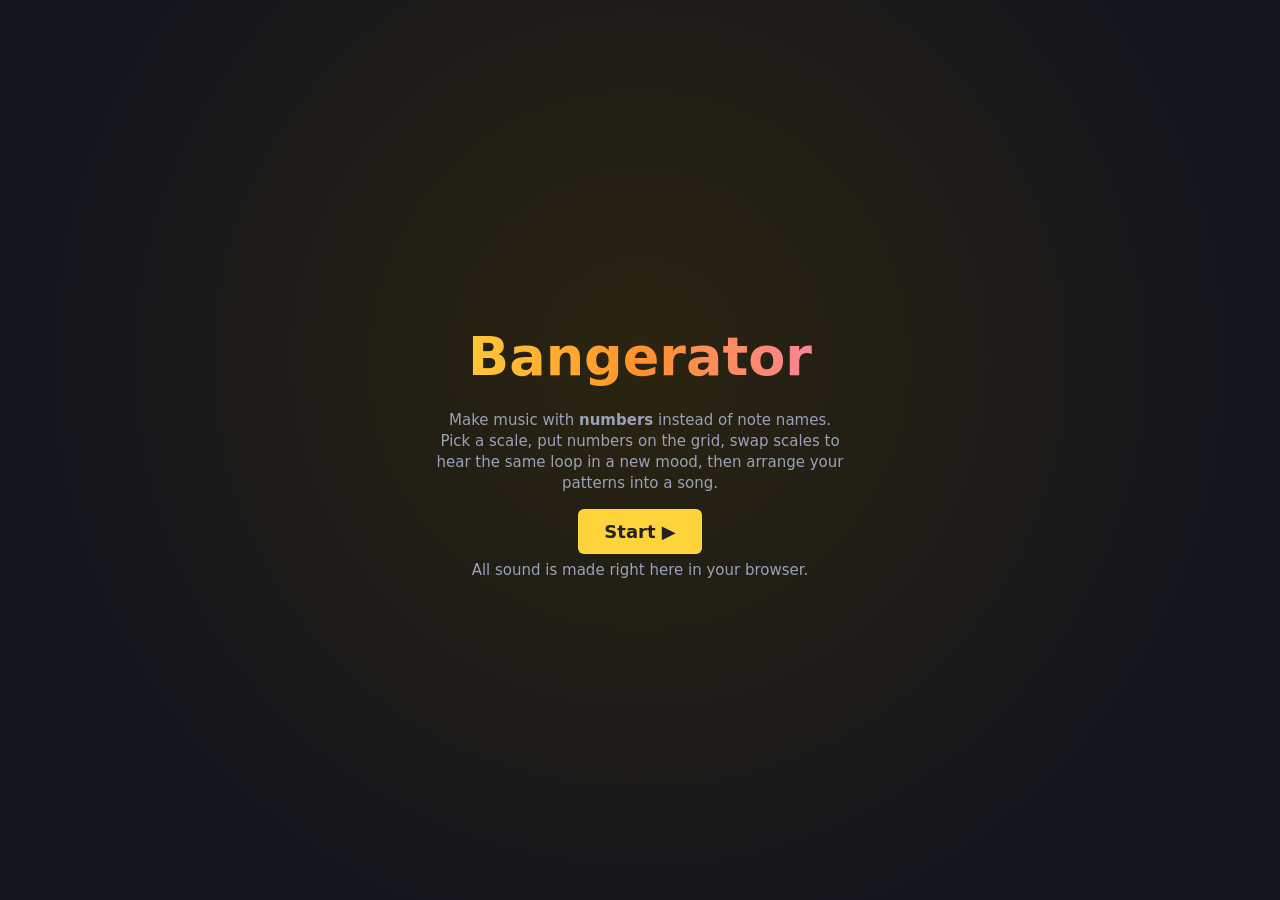
<file: index.html>
<!doctype html>
<html lang="en">
<head>
<meta charset="utf-8">
<meta name="bangerator-static" content="1">
<meta name="viewport" content="width=device-width, initial-scale=1">
<title>Bangerator</title>
<meta name="description" content="Compose music with scale degrees instead of note names. Build patterns, arrange them into songs, and save everything to your own server.">
<meta name="theme-color" content="#1c1e26">
<link rel="manifest" href="manifest.webmanifest">
<link rel="apple-touch-icon" href="icon.svg">
<link rel="icon" href="icon.svg" type="image/svg+xml">
<link rel="stylesheet" href="css/style.css">
</head>
<body>
<header class="topbar">
  <div class="brand">Bangerator</div>

  <div class="group transport">
    <button id="btn-play" class="btn play" title="Play / stop (Space)">▶</button>
    <div class="seg" id="mode-toggle" title="Loop the pattern you're editing, or play the whole song (L)">
      <button data-mode="pattern" class="on">Pattern</button><button data-mode="song">Song</button>
    </div>
    <label class="field" title="Tempo in beats per minute">BPM <input id="in-bpm" type="number" min="40" max="220" value="100"></label>
    <label class="field" title="Swing delays every second 16th (or 8th) note for a bouncy groove">Swing <input id="in-swing" type="range" min="0" max="0.6" step="0.02"></label>
    <select id="in-swinggrid" title="Swing 16ths (house, hip hop) or 8ths (the blues and jazz shuffle; 33% = triplet feel)"><option value="16">16ths</option><option value="8">8ths</option></select>
  </div>

  <div class="group patsel">
    <span class="pat-dot" id="pat-dot"></span>
    <label class="field" title="The pattern you're editing. Patterns are the building blocks of the song.">Pattern <select id="in-pattern"></select></label>
    <button class="btn small" id="btn-pat-new" title="New empty pattern">+</button>
    <button class="btn small" id="btn-pat-clone" title="Clone this pattern">⧉</button>
    <label class="field" title="How many bars this pattern lasts">Bars
      <select id="in-bars"></select>
    </label>
  </div>

  <div class="group keyscale">
    <label class="field">Key <select id="in-root"></select></label>
    <span class="key-where" id="key-where" title="Which key section you are editing (pick one in the Key lane)"></span>
    <button class="btn small" id="btn-scale-prev" title="Previous scale">◀</button>
    <label class="field">Scale <select id="in-scale"></select></label>
    <button class="btn small" id="btn-scale-next" title="Next scale (same loop, new flavor)">▶</button>
  </div>

  <nav class="tabs" role="tablist">
    <button class="tab active" data-tab="compose">Compose</button>
    <button class="tab" data-tab="arrange">Arrange</button>
    <button class="tab" data-tab="mix">Mix &amp; FX</button>
    <button class="tab" data-tab="sound">Sound Design</button>
    <button class="tab" data-tab="learn">Learn</button>
  </nav>

  <div class="group menu">
    <button class="btn small" id="btn-guide" title="Guided tracks">Guides</button>
    <button class="ctl-status" id="ctl-status" hidden></button>
    <button class="save-status" id="save-status" title="Projects (Ctrl+O)"><span class="dot"></span><span class="txt">…</span></button>
    <button class="btn small" id="btn-undo" title="Undo (Ctrl+Z)">↶</button>
    <div class="dropdown">
      <button class="btn small hist-btn" id="btn-history" title="Undo history: go back several steps at once">▾</button>
      <div class="dropdown-menu hist-menu" id="menu-history"></div>
    </div>
    <button class="btn small" id="btn-redo" title="Redo (Ctrl+Y)">↷</button>
    <div class="dropdown">
      <button class="btn" id="btn-file">File ▾</button>
      <div class="dropdown-menu" id="menu-file">
        <button data-act="library">Projects… <kbd>Ctrl+O</kbd></button>
        <button data-act="new">New project</button>
        <button data-act="demo">New from demo</button>
        <button data-act="guide">New guided track (techno, trance, house, DnB)…</button>
        <button data-act="rename">Rename project…</button>
        <button data-act="save">Save now <kbd>Ctrl+S</kbd></button>
        <hr>
        <button data-act="export">Export project file (.json)</button>
        <button data-act="open">Import project file…</button>
        <hr>
        <button data-act="midi">Export MIDI (.mid)</button>
        <button data-act="wav">Export audio (.wav)</button>
        <hr>
        <button data-act="controller">MIDI keyboard / Launchkey…</button>
        <button data-act="midiout">MIDI output to device…</button>
      </div>
    </div>
  </div>
  <input type="file" id="file-open" accept=".json,application/json" hidden>
</header>

<div class="app">
  <aside class="sidebar" id="sidebar">
    <section class="card" id="circle-card">
      <h3>Circle of Fifths</h3>
      <div id="circle"></div>
      <p class="hint">Neighbors on the circle sound good together. Click a key to move there.</p>
    </section>
    <section class="card" id="scale-card"></section>
    <section class="card" id="coach-card"></section>
    <section class="card" id="chord-palette"></section>
    <section class="card" id="suggest-card"></section>
    <section class="card" id="note-card"></section>
    <section class="card" id="bass-card"></section>
    <section class="card" id="prog-card"></section>
  </aside>

  <main class="main">
    <section class="tabpanel active" id="tab-compose">
      <div class="compose-toolbar">
        <button class="btn" id="btn-add-track">+ Melody track</button>
        <label class="field">Zoom <input id="in-zoom" type="range" min="14" max="48" value="26"></label>
        <button class="btn" id="btn-dup" title="Double the loop: copies every note, chord, drum hit and key change after itself">×2 Duplicate loop</button>
        <span class="scale-status" id="scale-status" hidden><span id="scale-status-text"></span>
          <button class="btn small" id="btn-snap" title="Move every out-of-scale note to its nearest scale note">Snap to scale</button></span>
        <label class="field check" title="Only show the tracks and drum rows this pattern uses"><input type="checkbox" id="in-focus"> Hide unused lanes</label>
        <label class="field check"><input type="checkbox" id="in-notenames"> Show note names</label>
        <span class="hint" id="compose-hint">Click the grid to add notes. Drag to move, drag the right edge to stretch, click a note again to delete. Ctrl+drag selects several: then drag, arrow keys, Ctrl+C/V/D, Delete. Alt+click = accent (louder), Vel on a track = velocity lane. Shift+click makes a Scale note ♯/♭.</span>
      </div>
      <div class="timeline" id="timeline">
        <div class="timeline-inner" id="timeline-inner">
          <div id="lanes"></div>
          <div class="playhead" id="playhead"></div>
        </div>
      </div>
    </section>

    <section class="tabpanel" id="tab-arrange"></section>

    <section class="tabpanel" id="tab-mix"></section>

    <section class="tabpanel" id="tab-sound"></section>

    <section class="tabpanel" id="tab-learn">
      <iframe src="guide.html" title="Music theory guide" id="guide-frame"></iframe>
    </section>
  </main>

  <aside class="guide" id="guide" hidden></aside>
</div>

<div class="toast" id="toast"></div>
<div class="modal" id="modal" hidden><div class="modal-box" id="modal-box"></div></div>
<div class="start-overlay" id="start-overlay">
  <div class="start-box">
    <h1>Bangerator</h1>
    <p>Make music with <b>numbers</b> instead of note names.<br>Pick a scale, put numbers on the grid, swap scales to hear the same loop in a new mood, then arrange your patterns into a song.</p>
    <button class="btn big" id="btn-start">Start ▶</button>
    <p class="hint">All sound is made right here in your browser.</p>
  </div>
</div>

<script type="module" src="js/main.js"></script>
</body>
</html>
</file>
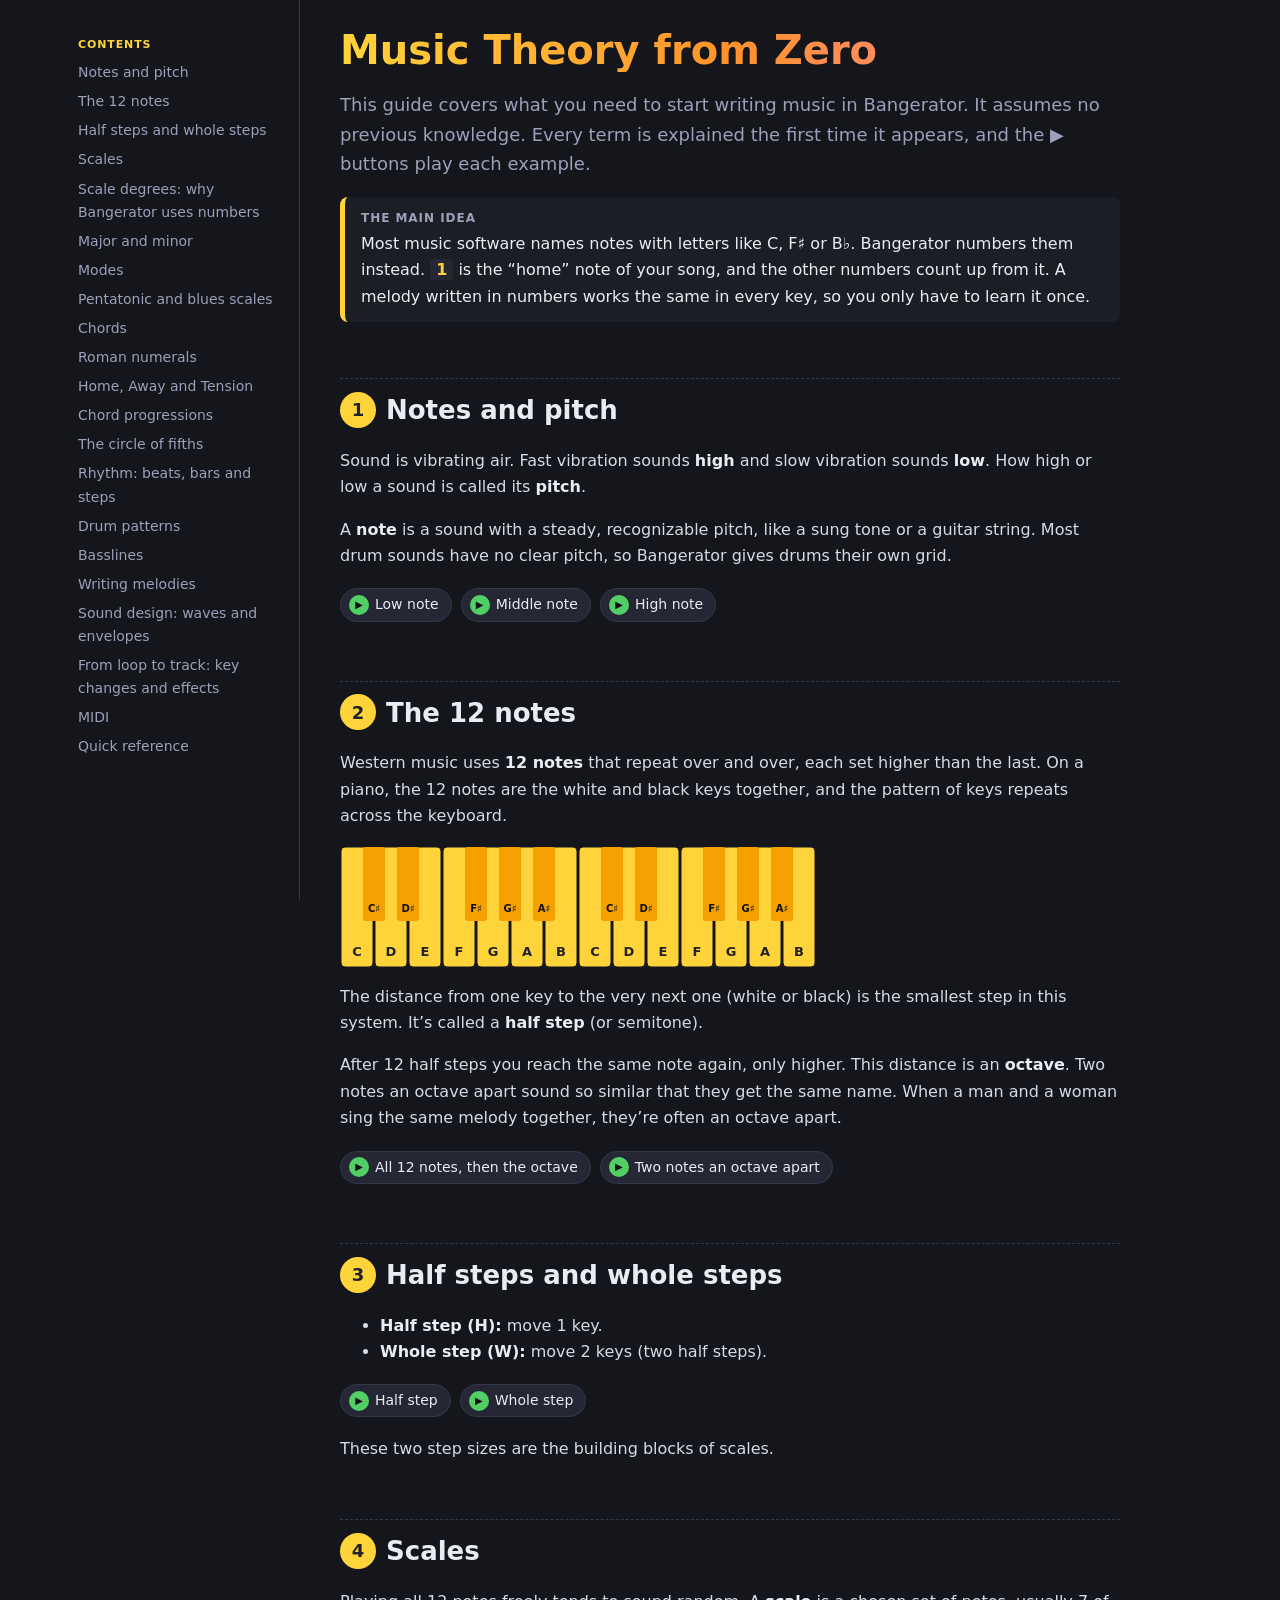
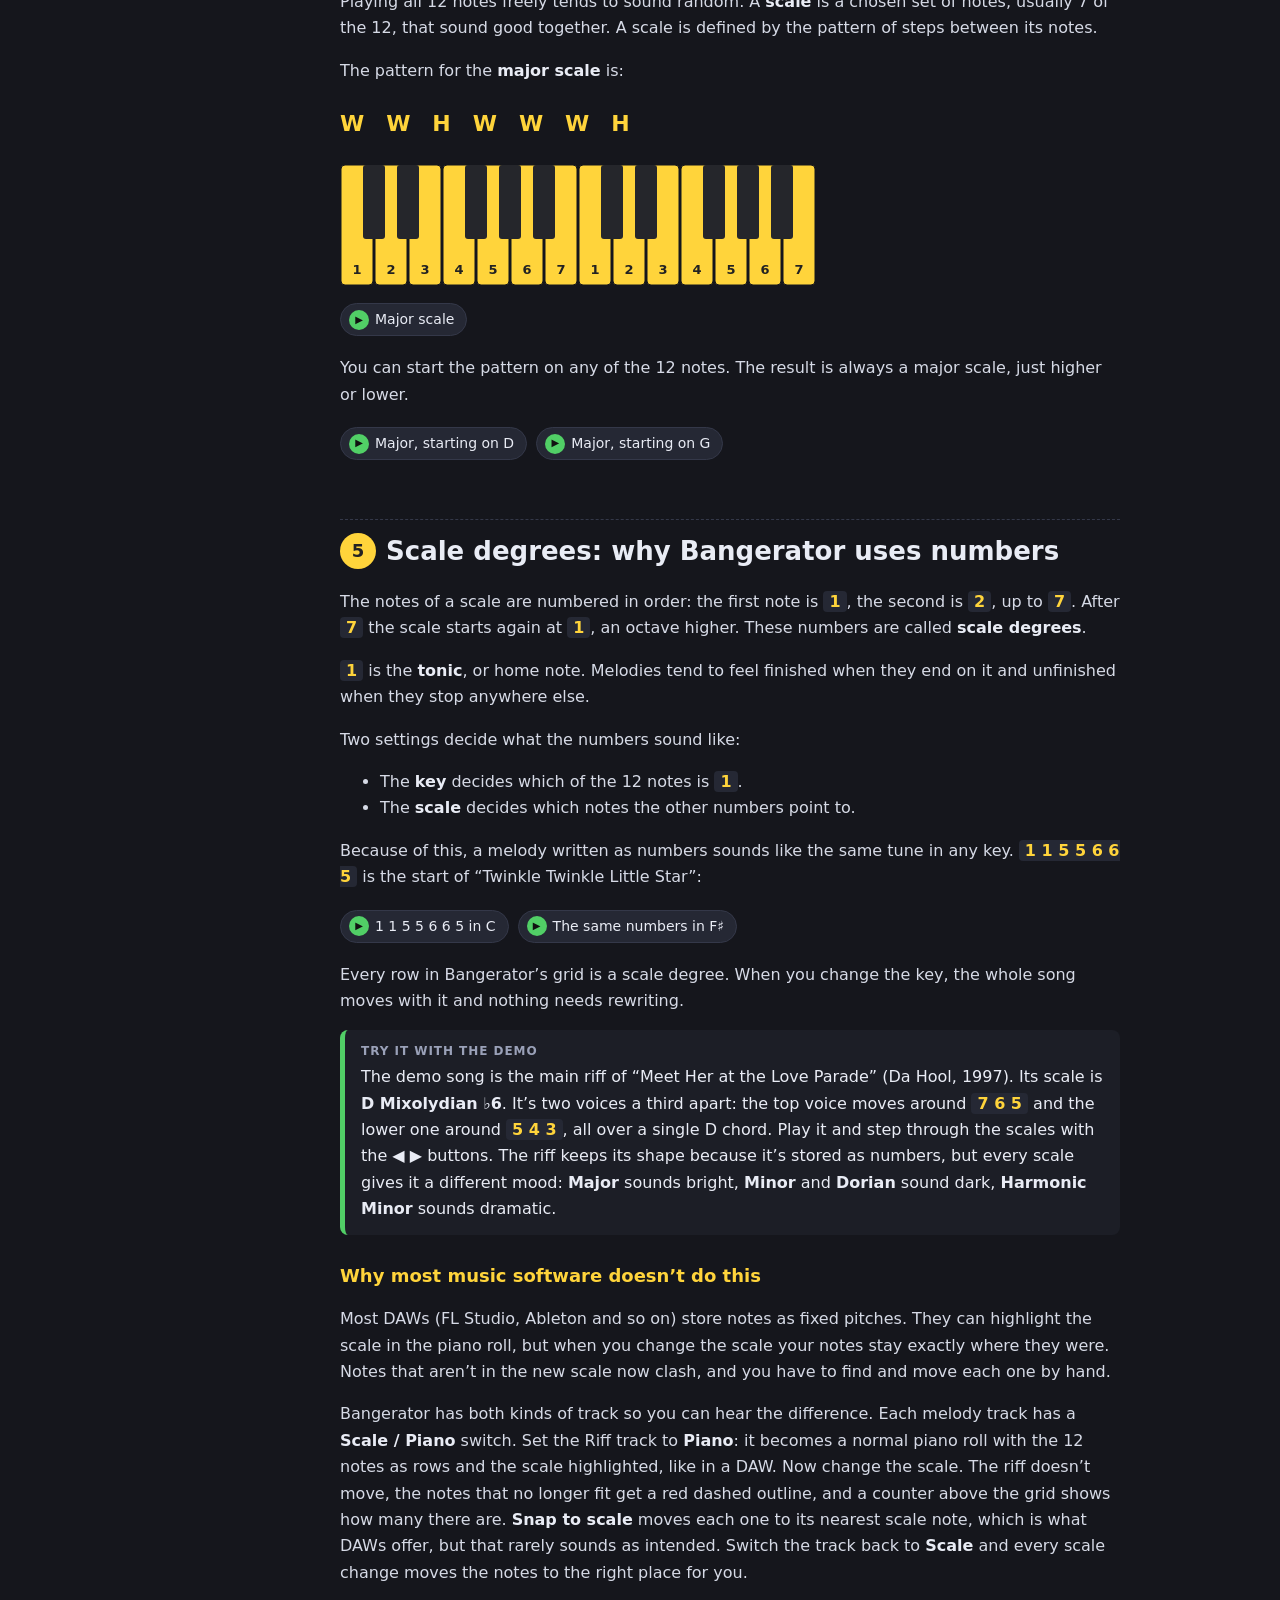
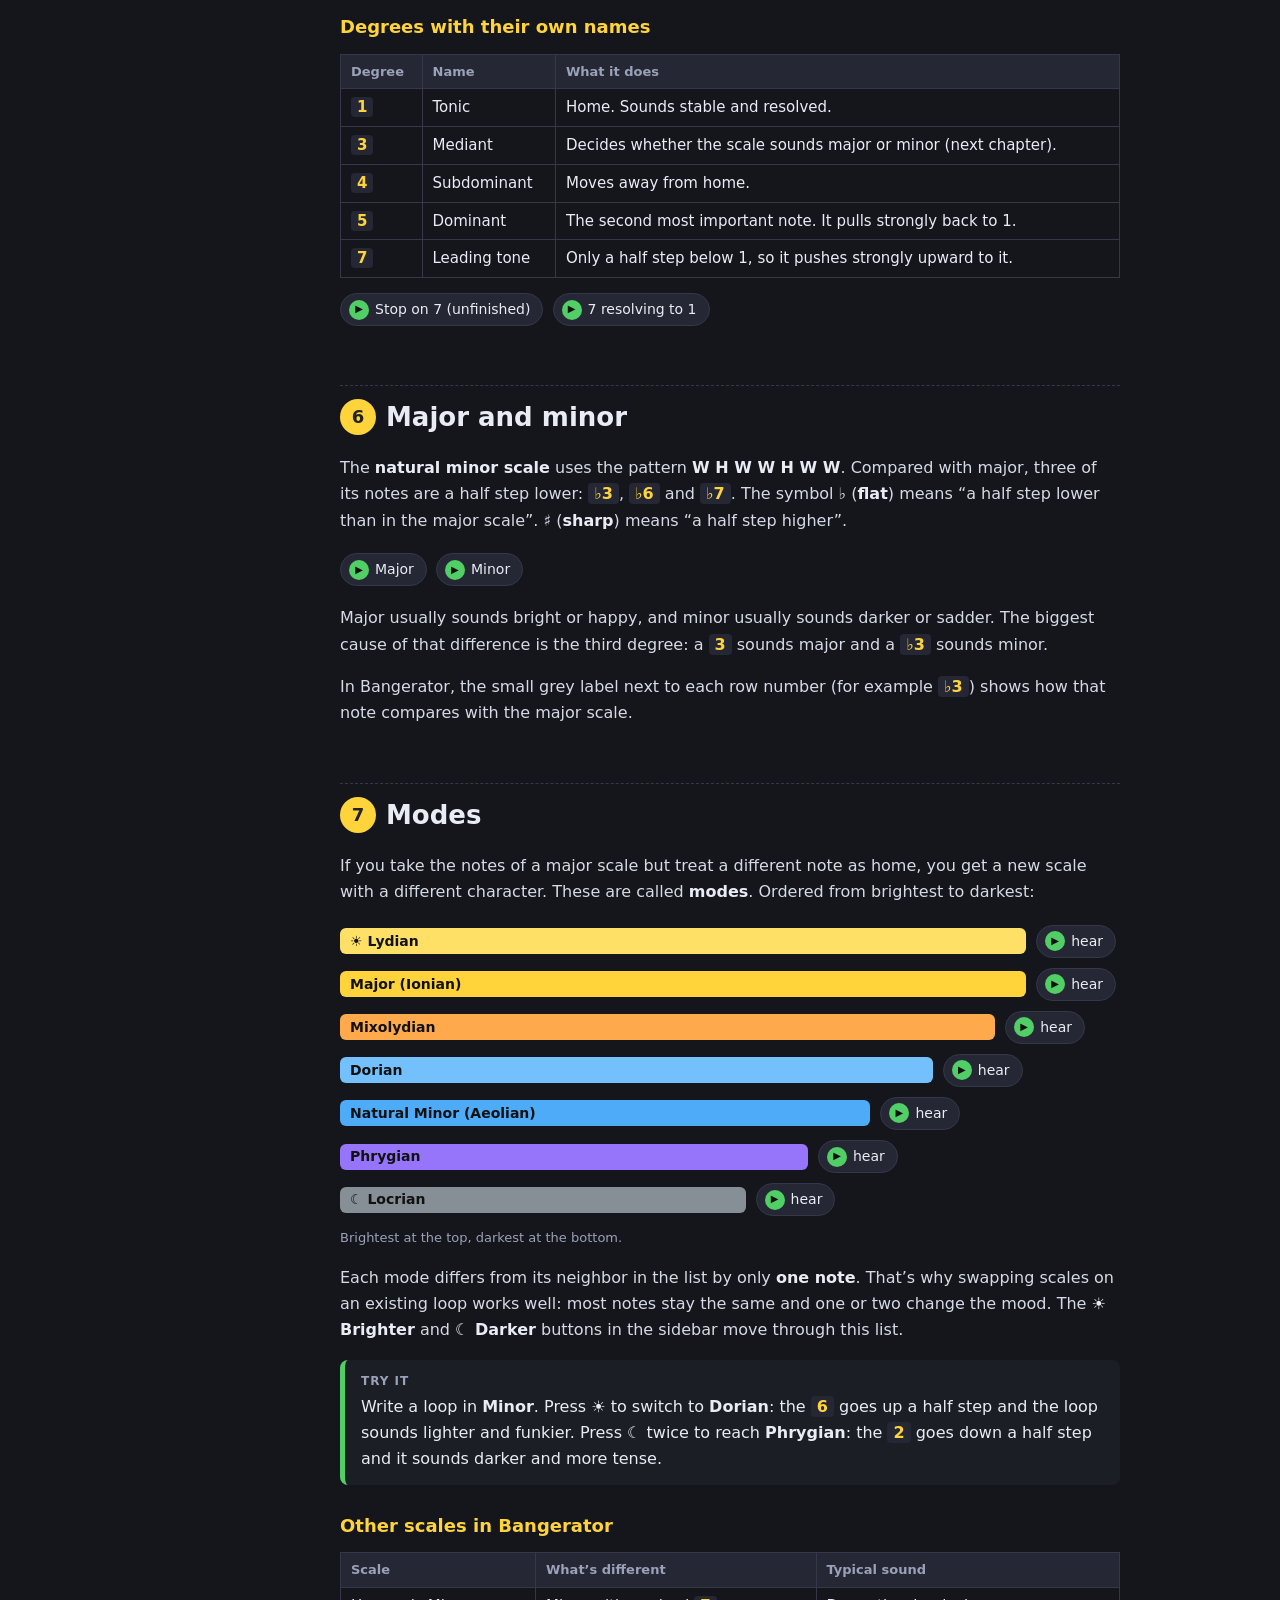
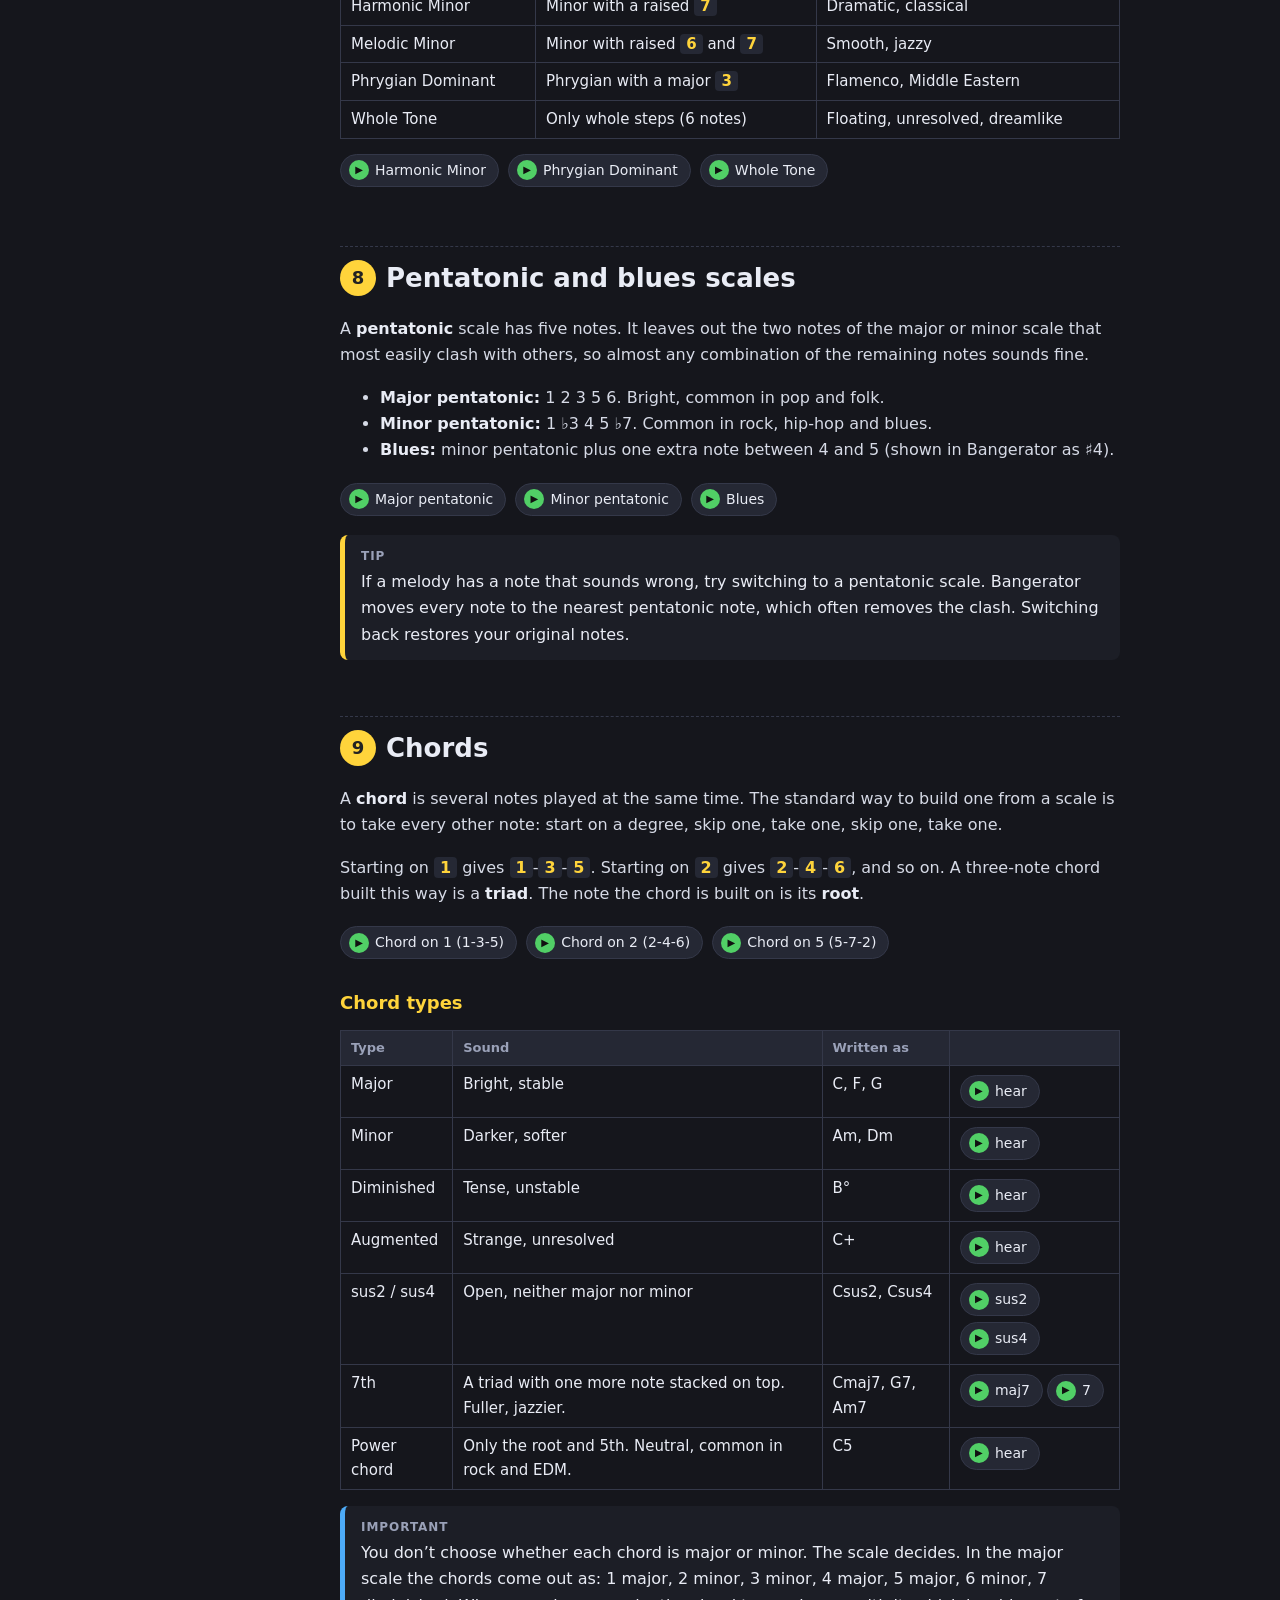
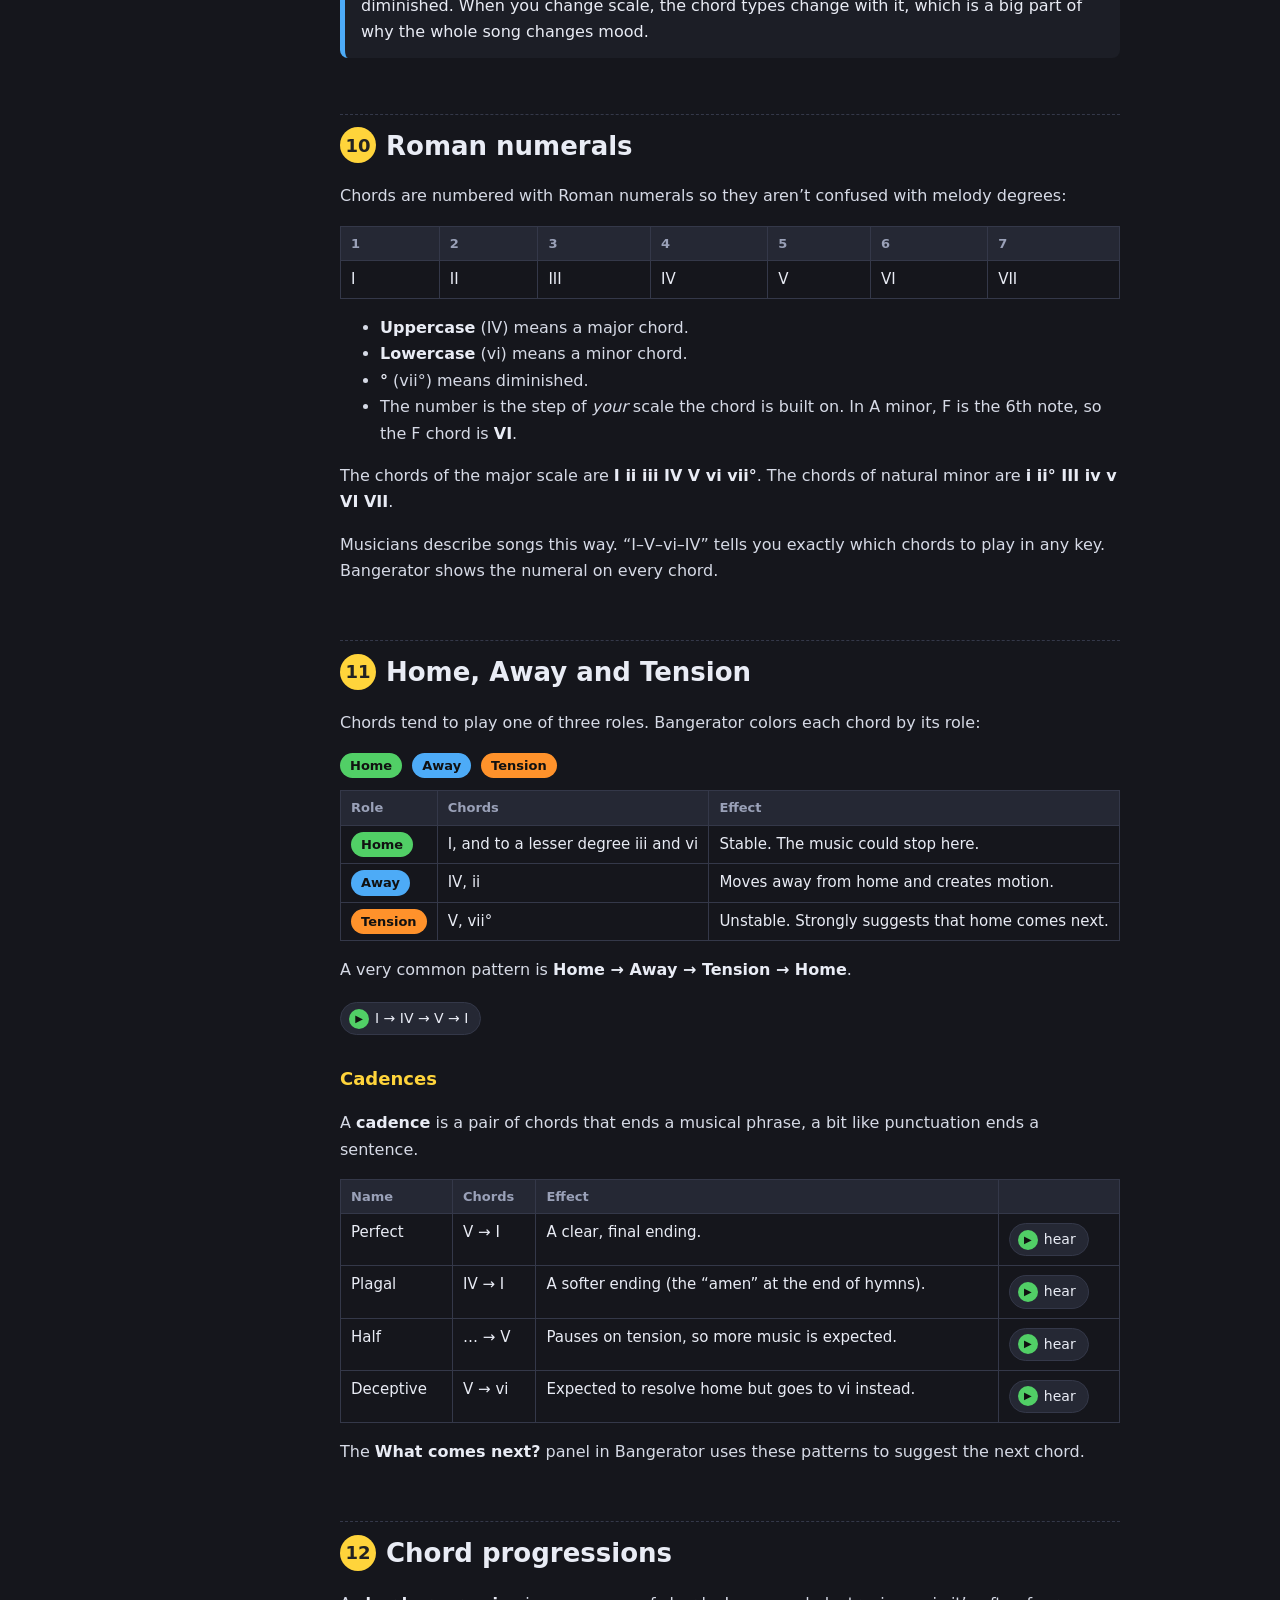
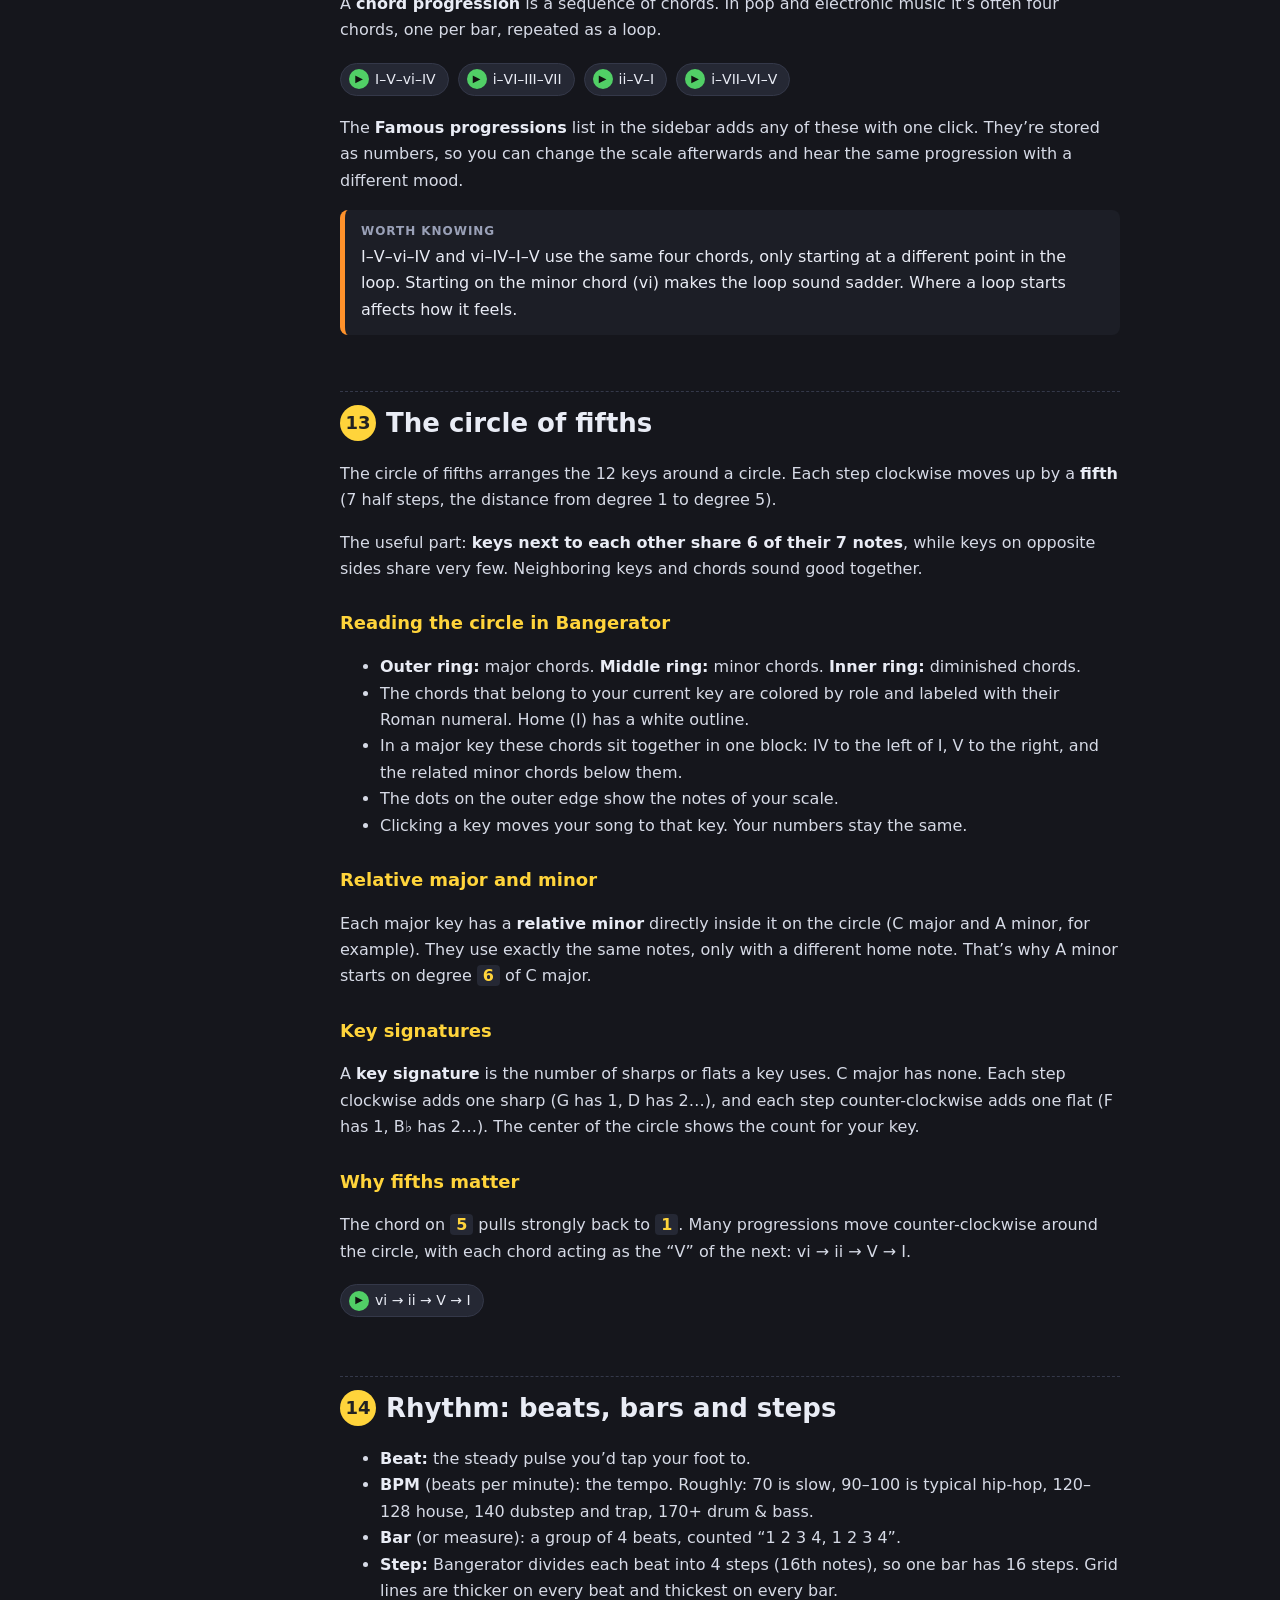
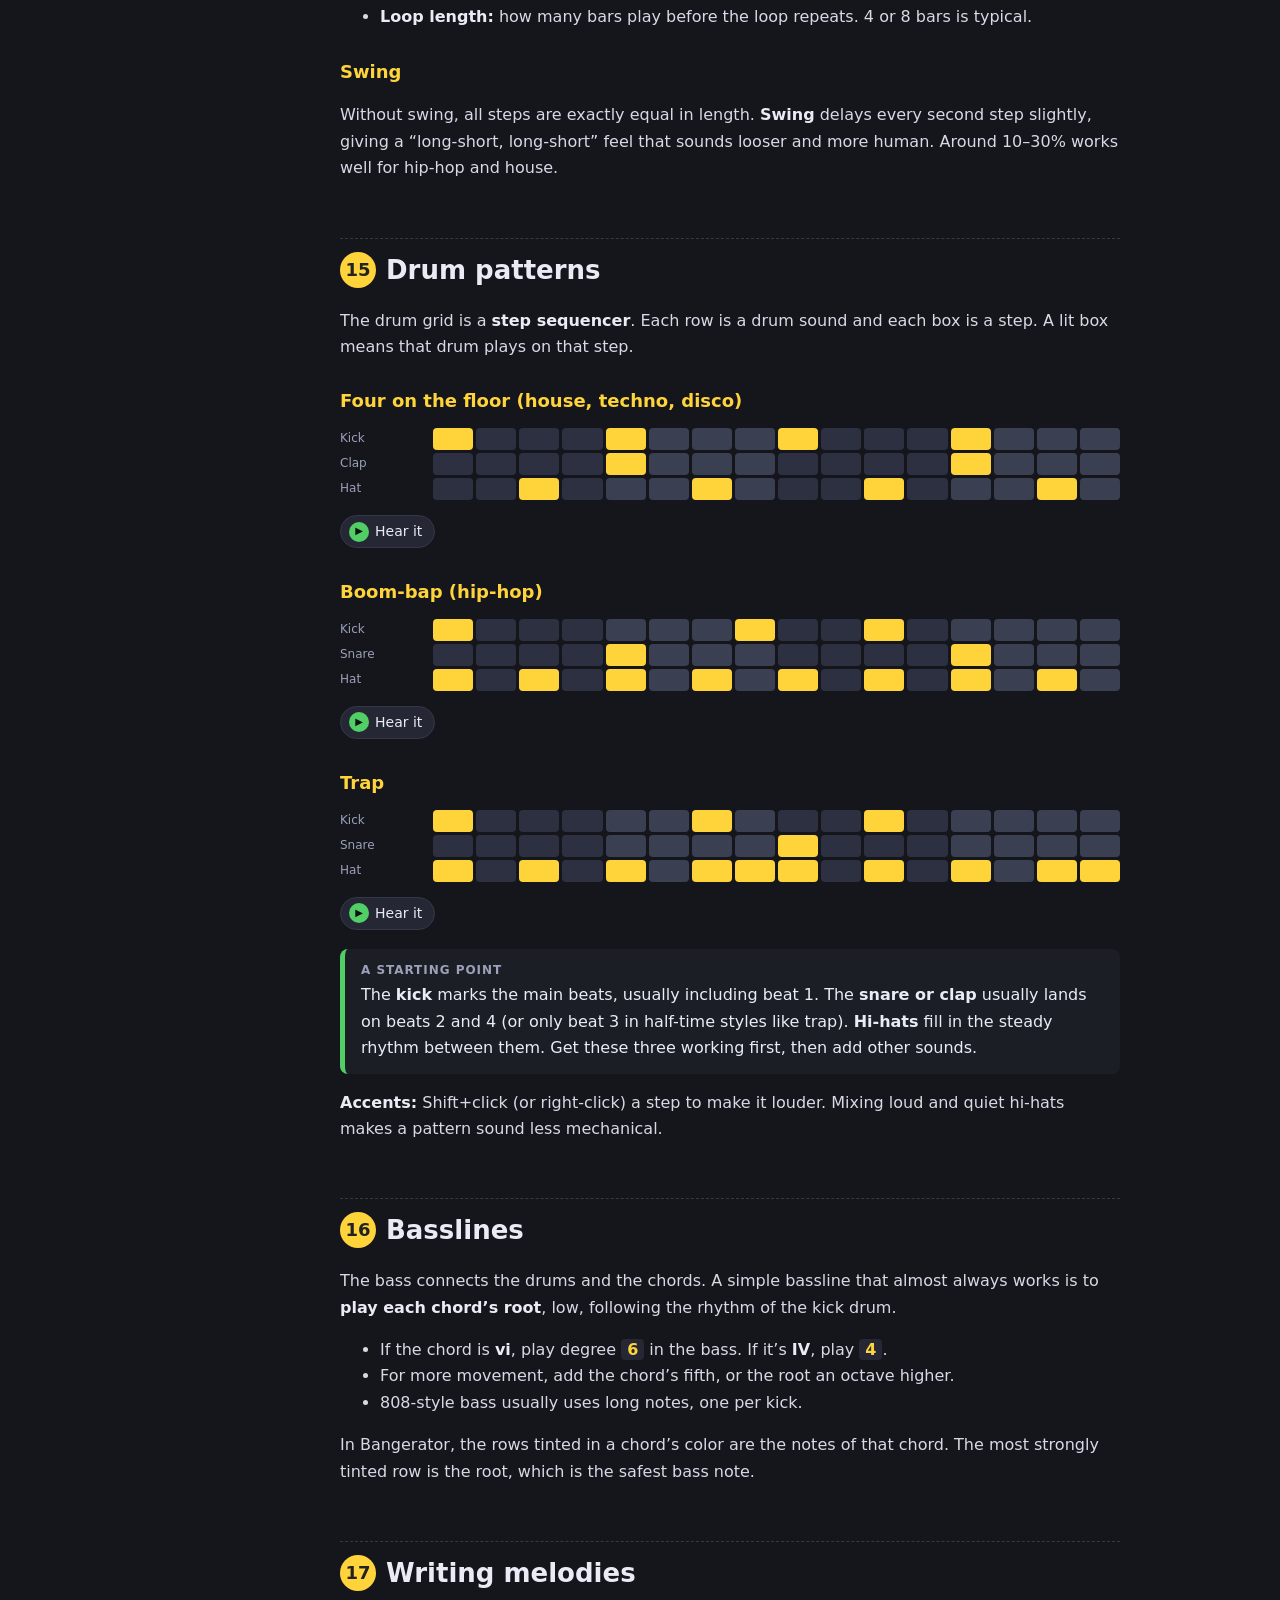
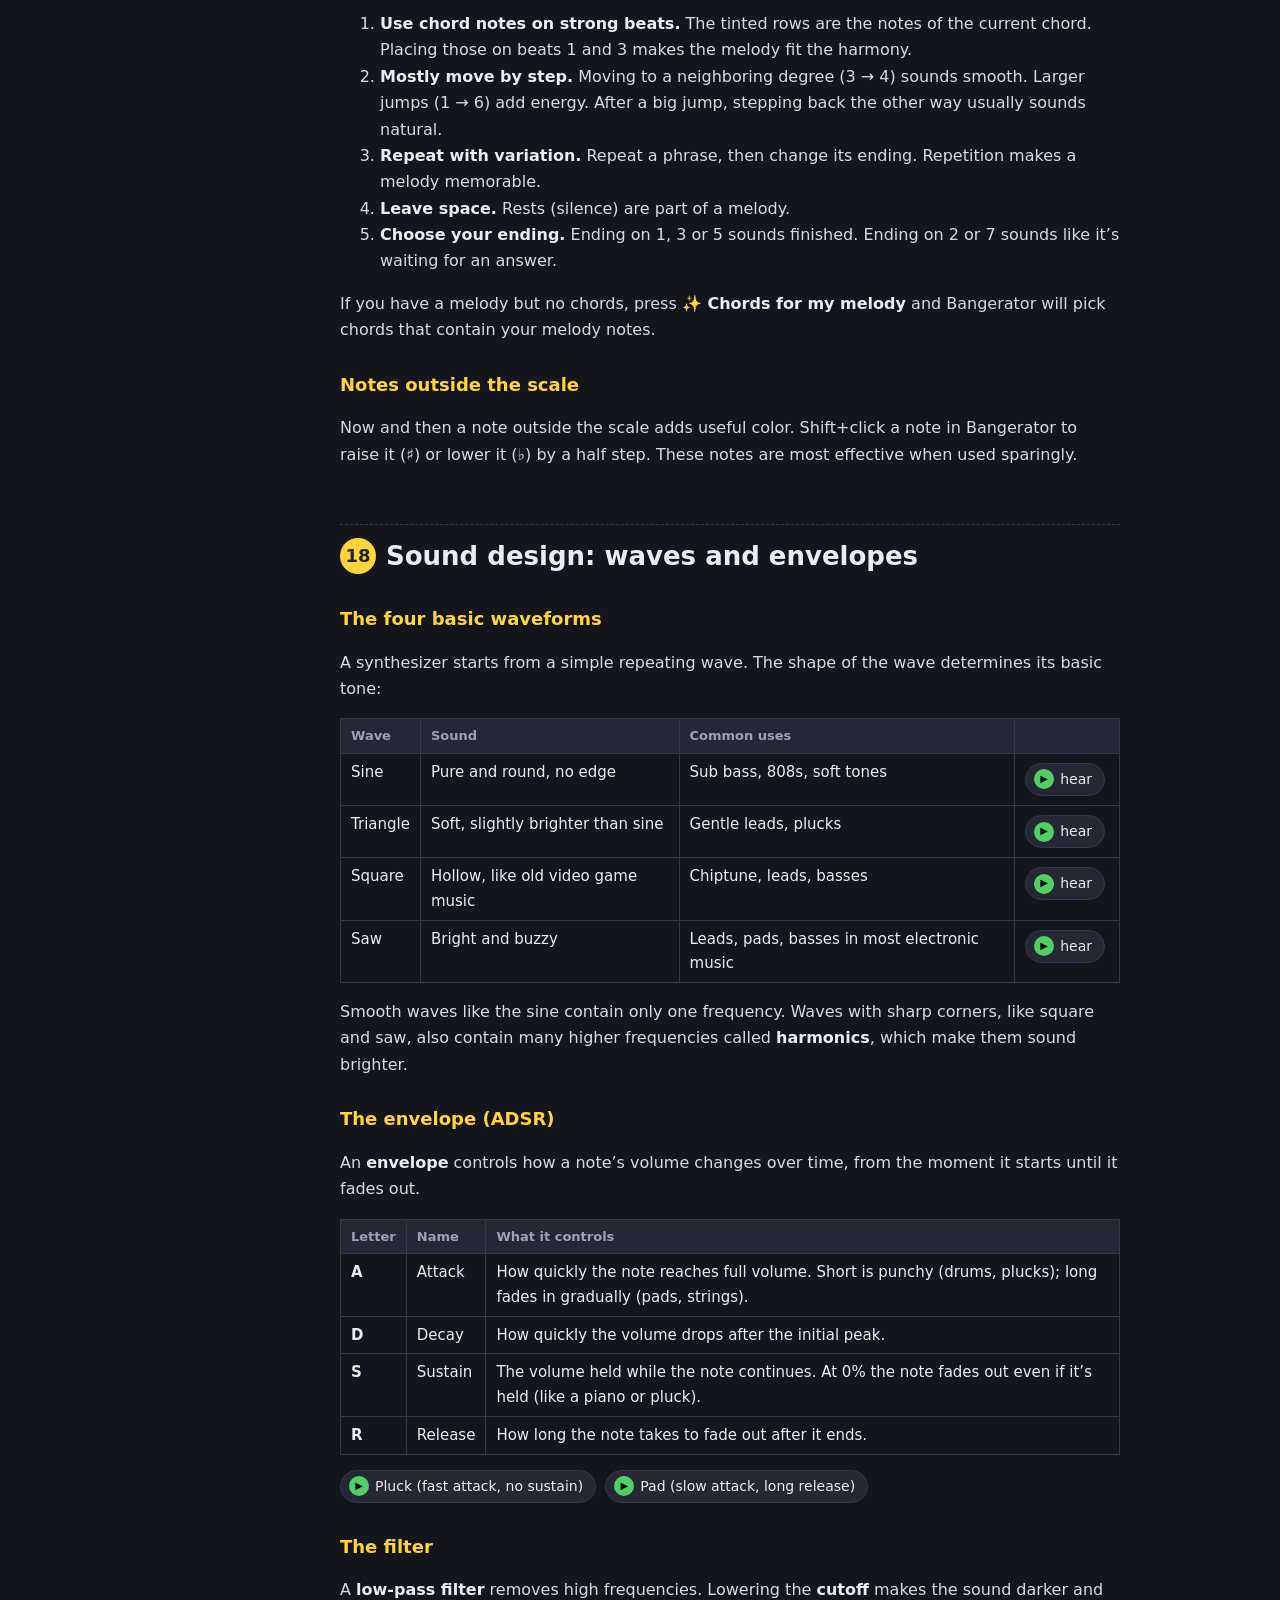
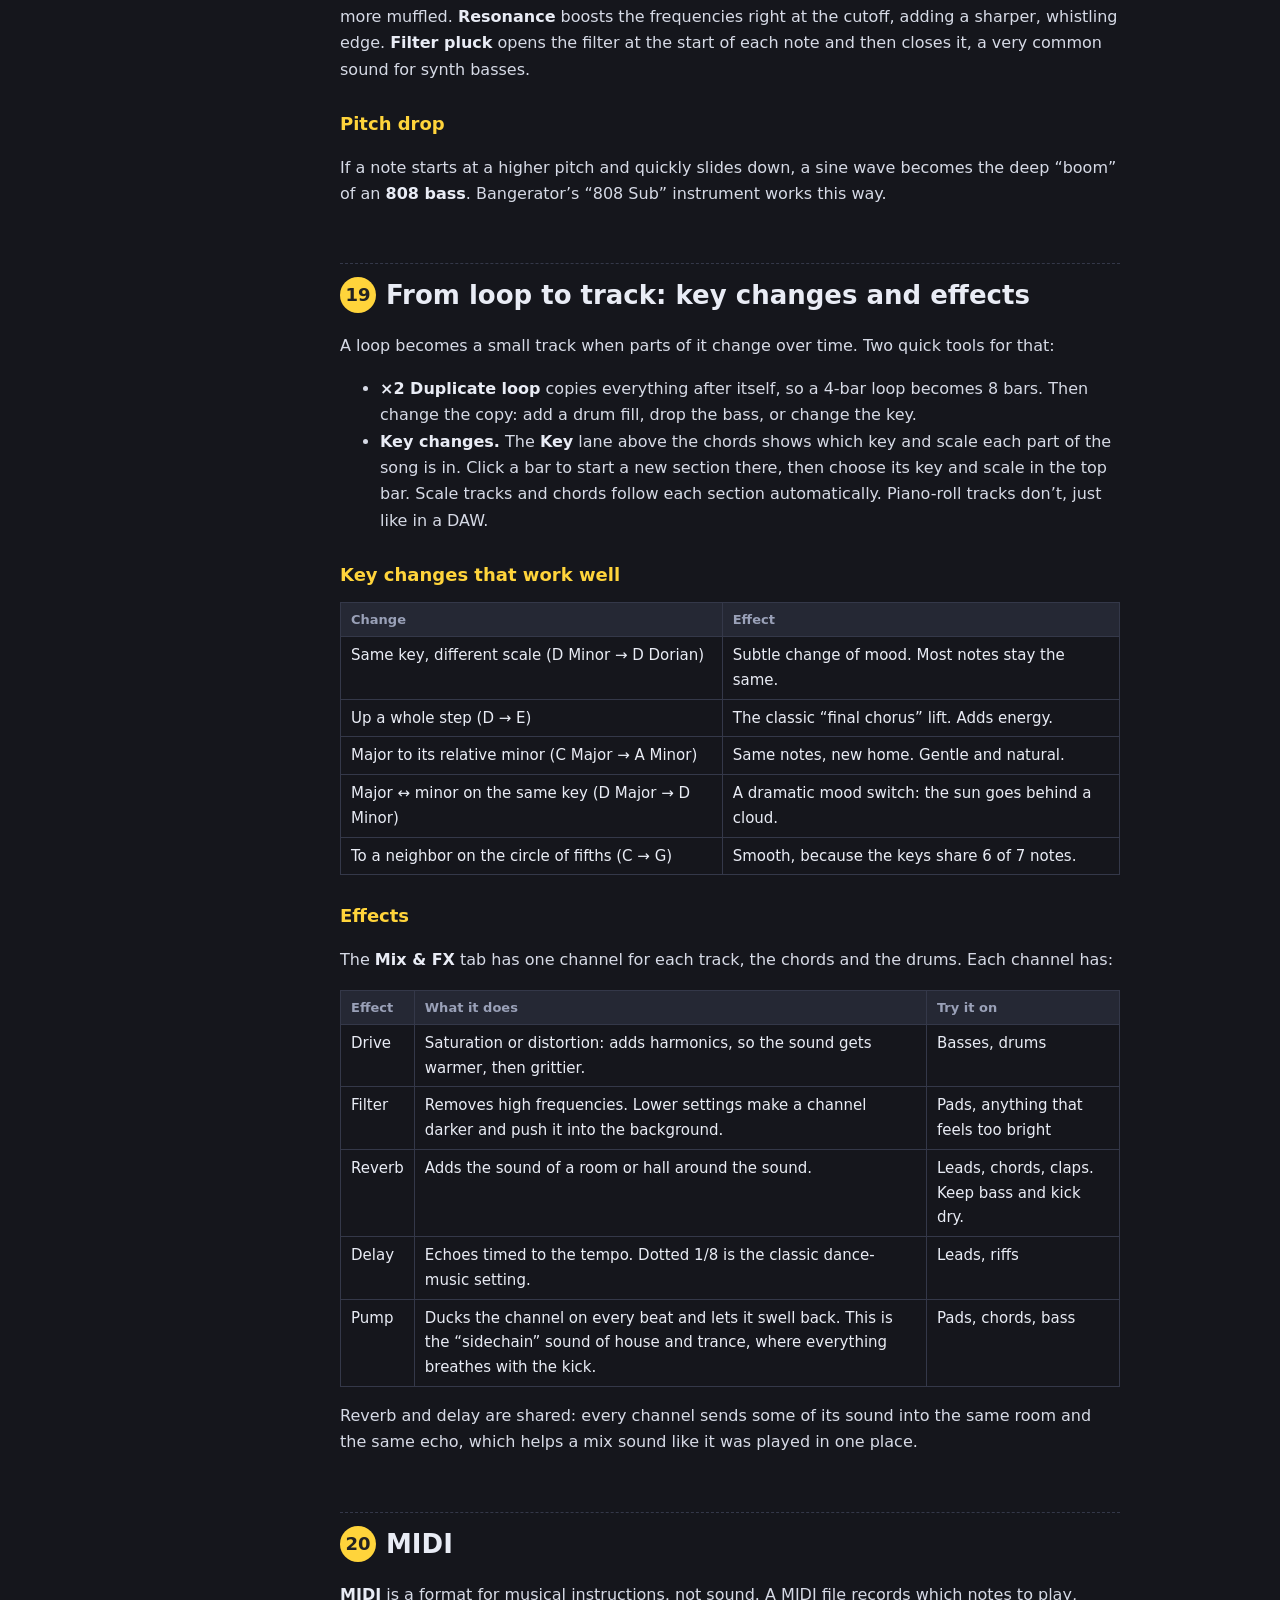
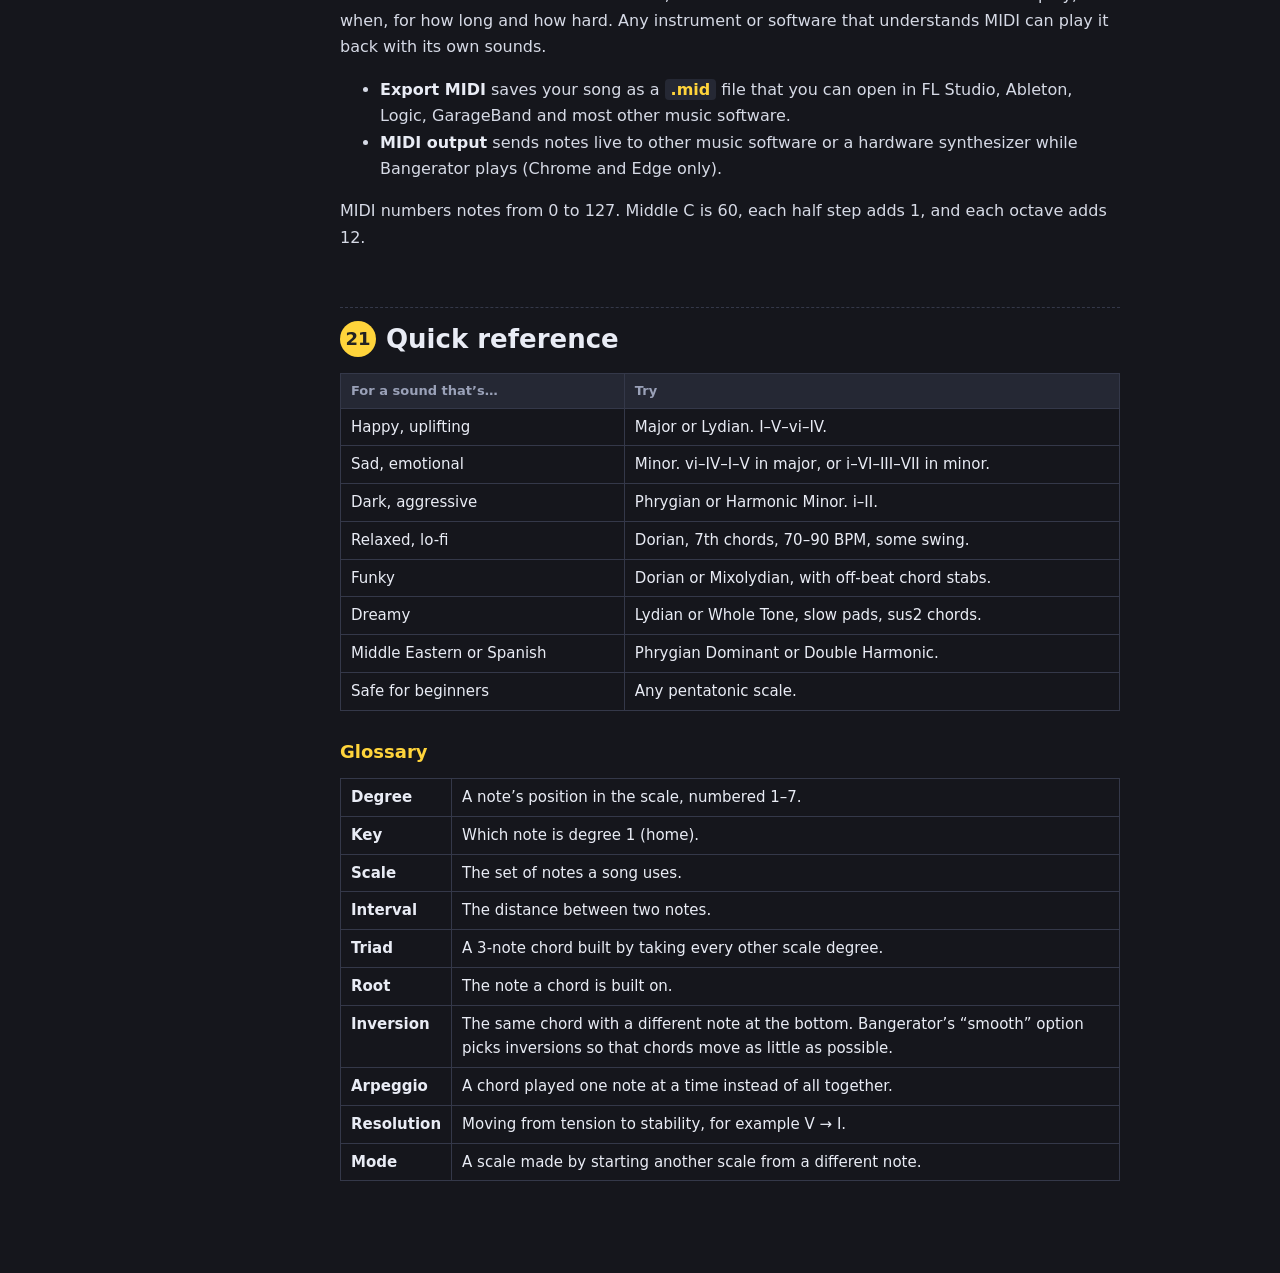
<file: guide.html>
<!doctype html>
<html lang="en">
<head>
<meta charset="utf-8">
<meta name="viewport" content="width=device-width, initial-scale=1">
<title>Music Theory from Zero</title>
<link rel="icon" href="data:image/svg+xml,%3Csvg xmlns='http://www.w3.org/2000/svg' viewBox='0 0 32 32'%3E%3Ccircle cx='16' cy='16' r='14' fill='%23ffd43b'/%3E%3Ctext x='16' y='22' font-size='16' text-anchor='middle' font-family='sans-serif' font-weight='bold'%3E1%3C/text%3E%3C/svg%3E">
<style>
  :root {
    --bg: #15161c; --bg2: #1c1e26; --bg3: #252834; --line: #343849; --text: #e9ecf5; --muted: #9aa1b8;
    --yellow: #ffd43b; --green: #51cf66; --blue: #4dabf7; --orange: #ff922b; --pink: #f783ac; --purple: #b197fc;
    color-scheme: dark;
  }
  * { box-sizing: border-box; }
  body { margin: 0; background: var(--bg); color: var(--text); font: 16px/1.65 system-ui, -apple-system, "Segoe UI", Roboto, sans-serif; }
  .wrap { display: flex; max-width: 1180px; margin: 0 auto; }
  nav.toc { position: sticky; top: 0; align-self: flex-start; height: 100vh; overflow-y: auto; width: 250px; flex: 0 0 250px; padding: 24px 12px 24px 20px; border-right: 1px solid var(--line); font-size: 14px; }
  nav.toc a { display: block; color: var(--muted); text-decoration: none; padding: 3px 8px; border-radius: 5px; }
  nav.toc a:hover { color: var(--text); background: var(--bg3); }
  nav.toc b { display: block; margin: 12px 0 4px 8px; font-size: 11px; text-transform: uppercase; letter-spacing: .08em; color: var(--yellow); }
  main { flex: 1; min-width: 0; padding: 28px 40px 80px; max-width: 860px; }
  h1 { font-size: 40px; margin: 0 0 6px; line-height: 1.1; background: linear-gradient(90deg, var(--yellow), var(--orange), var(--pink)); -webkit-background-clip: text; background-clip: text; color: transparent; }
  h2 { font-size: 26px; margin: 56px 0 12px; padding-top: 10px; border-top: 1px dashed var(--line); }
  h2 .n { display: inline-flex; align-items: center; justify-content: center; width: 36px; height: 36px; border-radius: 50%; background: var(--yellow); color: #222; font-size: 18px; margin-right: 10px; vertical-align: 3px; }
  h3 { font-size: 18px; margin: 26px 0 8px; color: var(--yellow); }
  p, li { color: #d6dae6; }
  b, strong { color: var(--text); }
  .lead { font-size: 18px; color: var(--muted); }
  .box { background: var(--bg2); border-left: 5px solid var(--yellow); border-radius: 8px; padding: 12px 16px; margin: 16px 0; }
  .box.green { border-color: var(--green); } .box.blue { border-color: var(--blue); } .box.orange { border-color: var(--orange); } .box.pink { border-color: var(--pink); }
  .box .tag { font-size: 12px; font-weight: 800; text-transform: uppercase; letter-spacing: .08em; color: var(--muted); display: block; margin-bottom: 2px; }
  .play { display: inline-flex; align-items: center; gap: 6px; background: var(--bg3); color: var(--text); border: 1px solid var(--line); border-radius: 999px; padding: 4px 12px 4px 8px; margin: 3px 4px 3px 0; cursor: pointer; font: inherit; font-size: 14px; }
  .play::before { content: "▶"; display: inline-flex; align-items: center; justify-content: center; width: 20px; height: 20px; border-radius: 50%; background: var(--green); color: #111; font-size: 10px; }
  .play:hover { border-color: var(--green); }
  .play.on::before { background: var(--orange); }
  table { border-collapse: collapse; margin: 12px 0; font-size: 15px; width: 100%; }
  th, td { border: 1px solid var(--line); padding: 6px 10px; text-align: left; vertical-align: top; }
  th { background: var(--bg3); color: var(--muted); font-weight: 600; font-size: 13px; }
  code, .num { background: var(--bg3); border-radius: 4px; padding: 1px 6px; font-weight: 700; color: var(--yellow); font-family: inherit; }
  .kbd { margin: 14px 0; overflow-x: auto; }
  .kbd svg { display: block; max-width: 100%; height: auto; }
  .row { display: flex; gap: 10px; flex-wrap: wrap; }
  .pill { display: inline-block; padding: 2px 10px; border-radius: 999px; font-weight: 700; font-size: 13px; color: #111; }
  .home { background: var(--green); } .away { background: var(--blue); } .tension { background: var(--orange); }
  .grid16 { display: grid; grid-template-columns: 90px repeat(16, 1fr); gap: 3px; margin: 12px 0; font-size: 12px; }
  .grid16 span { height: 22px; border-radius: 4px; background: #2c3040; }
  .grid16 span.on { background: var(--yellow); }
  .grid16 span.b { background: #3a3f52; }
  .grid16 span.b.on { background: var(--yellow); }
  .grid16 label { color: var(--muted); align-self: center; }
  .ladder { display: flex; flex-direction: column; gap: 4px; margin: 12px 0; }
  .ladder div { display: flex; align-items: center; gap: 10px; }
  .ladder .bar { height: 26px; border-radius: 6px; display: flex; align-items: center; padding: 0 10px; font-weight: 700; color: #111; font-size: 14px; }
  hr { border: none; border-top: 1px dashed var(--line); margin: 40px 0; }
  @media (max-width: 800px) { nav.toc { display: none; } main { padding: 20px 16px 60px; } }
</style>
</head>
<body>
<div class="wrap">
<nav class="toc" id="toc"></nav>
<main>

<h1>Music Theory from Zero</h1>
<p class="lead">This guide covers what you need to start writing music in Bangerator. It assumes no previous knowledge. Every term is explained the first time it appears, and the ▶ buttons play each example.</p>

<div class="box"><span class="tag">The main idea</span>
Most music software names notes with letters like C, F♯ or B♭. Bangerator numbers them instead. <span class="num">1</span> is the “home” note of your song, and the other numbers count up from it. A melody written in numbers works the same in every key, so you only have to learn it once.</div>

<!-- ============================================================ -->
<h2 id="sound"><span class="n">1</span>Notes and pitch</h2>
<p>Sound is vibrating air. Fast vibration sounds <b>high</b> and slow vibration sounds <b>low</b>. How high or low a sound is called its <b>pitch</b>.</p>
<p>A <b>note</b> is a sound with a steady, recognizable pitch, like a sung tone or a guitar string. Most drum sounds have no clear pitch, so Bangerator gives drums their own grid.</p>
<button class="play" data-play="notes:48">Low note</button>
<button class="play" data-play="notes:60">Middle note</button>
<button class="play" data-play="notes:84">High note</button>

<!-- ============================================================ -->
<h2 id="twelve"><span class="n">2</span>The 12 notes</h2>
<p>Western music uses <b>12 notes</b> that repeat over and over, each set higher than the last. On a piano, the 12 notes are the white and black keys together, and the pattern of keys repeats across the keyboard.</p>
<div class="kbd" data-kbd="0,1,2,3,4,5,6,7,8,9,10,11" data-root="0" data-labels="names"></div>
<p>The distance from one key to the very next one (white or black) is the smallest step in this system. It’s called a <b>half step</b> (or semitone).</p>
<p>After 12 half steps you reach the same note again, only higher. This distance is an <b>octave</b>. Two notes an octave apart sound so similar that they get the same name. When a man and a woman sing the same melody together, they’re often an octave apart.</p>
<button class="play" data-play="notes:60,61,62,63,64,65,66,67,68,69,70,71,72" data-gap="0.18">All 12 notes, then the octave</button>
<button class="play" data-play="chord:60,72">Two notes an octave apart</button>

<!-- ============================================================ -->
<h2 id="steps"><span class="n">3</span>Half steps and whole steps</h2>
<ul>
  <li><b>Half step (H):</b> move 1 key.</li>
  <li><b>Whole step (W):</b> move 2 keys (two half steps).</li>
</ul>
<button class="play" data-play="notes:60,61" data-gap="0.4">Half step</button>
<button class="play" data-play="notes:60,62" data-gap="0.4">Whole step</button>
<p>These two step sizes are the building blocks of scales.</p>

<!-- ============================================================ -->
<h2 id="scales"><span class="n">4</span>Scales</h2>
<p>Playing all 12 notes freely tends to sound random. A <b>scale</b> is a chosen set of notes, usually 7 of the 12, that sound good together. A scale is defined by the pattern of steps between its notes.</p>
<p>The pattern for the <b>major scale</b> is:</p>
<p style="font-size:22px;font-weight:800;letter-spacing:.1em;color:var(--yellow)">W&nbsp; W&nbsp; H&nbsp; W&nbsp; W&nbsp; W&nbsp; H</p>
<div class="kbd" data-kbd="0,2,4,5,7,9,11" data-root="0" data-labels="degrees"></div>
<button class="play" data-play="scale:major:60">Major scale</button>
<p>You can start the pattern on any of the 12 notes. The result is always a major scale, just higher or lower.</p>
<button class="play" data-play="scale:major:62">Major, starting on D</button>
<button class="play" data-play="scale:major:67">Major, starting on G</button>

<!-- ============================================================ -->
<h2 id="numbers"><span class="n">5</span>Scale degrees: why Bangerator uses numbers</h2>
<p>The notes of a scale are numbered in order: the first note is <span class="num">1</span>, the second is <span class="num">2</span>, up to <span class="num">7</span>. After <span class="num">7</span> the scale starts again at <span class="num">1</span>, an octave higher. These numbers are called <b>scale degrees</b>.</p>
<p><span class="num">1</span> is the <b>tonic</b>, or home note. Melodies tend to feel finished when they end on it and unfinished when they stop anywhere else.</p>
<p>Two settings decide what the numbers sound like:</p>
<ul>
<li>The <b>key</b> decides which of the 12 notes is <span class="num">1</span>.</li>
<li>The <b>scale</b> decides which notes the other numbers point to.</li>
</ul>
<p>Because of this, a melody written as numbers sounds like the same tune in any key. <span class="num">1 1 5 5 6 6 5</span> is the start of “Twinkle Twinkle Little Star”:</p>
<button class="play" data-play="degrees:major:60:0,0,4,4,5,5,4">1 1 5 5 6 6 5 in C</button>
<button class="play" data-play="degrees:major:66:0,0,4,4,5,5,4">The same numbers in F♯</button>
<p>Every row in Bangerator’s grid is a scale degree. When you change the key, the whole song moves with it and nothing needs rewriting.</p>
<div class="box green"><span class="tag">Try it with the demo</span>
The demo song is the main riff of “Meet Her at the Love Parade” (Da Hool, 1997). Its scale is <b>D Mixolydian ♭6</b>. It’s two voices a third apart: the top voice moves around <span class="num">7 6 5</span> and the lower one around <span class="num">5 4 3</span>, all over a single D chord. Play it and step through the scales with the ◀ ▶ buttons. The riff keeps its shape because it’s stored as numbers, but every scale gives it a different mood: <b>Major</b> sounds bright, <b>Minor</b> and <b>Dorian</b> sound dark, <b>Harmonic Minor</b> sounds dramatic.</div>
<h3>Why most music software doesn’t do this</h3>
<p>Most DAWs (FL Studio, Ableton and so on) store notes as fixed pitches. They can highlight the scale in the piano roll, but when you change the scale your notes stay exactly where they were. Notes that aren’t in the new scale now clash, and you have to find and move each one by hand.</p>
<p>Bangerator has both kinds of track so you can hear the difference. Each melody track has a <b>Scale / Piano</b> switch. Set the Riff track to <b>Piano</b>: it becomes a normal piano roll with the 12 notes as rows and the scale highlighted, like in a DAW. Now change the scale. The riff doesn’t move, the notes that no longer fit get a red dashed outline, and a counter above the grid shows how many there are. <b>Snap to scale</b> moves each one to its nearest scale note, which is what DAWs offer, but that rarely sounds as intended. Switch the track back to <b>Scale</b> and every scale change moves the notes to the right place for you.</p>
<h3>Degrees with their own names</h3>
<table>
<tr><th>Degree</th><th>Name</th><th>What it does</th></tr>
<tr><td><span class="num">1</span></td><td>Tonic</td><td>Home. Sounds stable and resolved.</td></tr>
<tr><td><span class="num">3</span></td><td>Mediant</td><td>Decides whether the scale sounds major or minor (next chapter).</td></tr>
<tr><td><span class="num">4</span></td><td>Subdominant</td><td>Moves away from home.</td></tr>
<tr><td><span class="num">5</span></td><td>Dominant</td><td>The second most important note. It pulls strongly back to 1.</td></tr>
<tr><td><span class="num">7</span></td><td>Leading tone</td><td>Only a half step below 1, so it pushes strongly upward to it.</td></tr>
</table>
<button class="play" data-play="degrees:major:60:0,1,2,3,4,5,6">Stop on 7 (unfinished)</button>
<button class="play" data-play="degrees:major:60:6,7">7 resolving to 1</button>

<!-- ============================================================ -->
<h2 id="majorminor"><span class="n">6</span>Major and minor</h2>
<p>The <b>natural minor scale</b> uses the pattern <b>W H W W H W W</b>. Compared with major, three of its notes are a half step lower: <span class="num">♭3</span>, <span class="num">♭6</span> and <span class="num">♭7</span>. The symbol ♭ (<b>flat</b>) means “a half step lower than in the major scale”. ♯ (<b>sharp</b>) means “a half step higher”.</p>
<button class="play" data-play="scale:major:60">Major</button>
<button class="play" data-play="scale:minor:60">Minor</button>
<p>Major usually sounds bright or happy, and minor usually sounds darker or sadder. The biggest cause of that difference is the third degree: a <span class="num">3</span> sounds major and a <span class="num">♭3</span> sounds minor.</p>
<p>In Bangerator, the small grey label next to each row number (for example <code>♭3</code>) shows how that note compares with the major scale.</p>

<!-- ============================================================ -->
<h2 id="modes"><span class="n">7</span>Modes</h2>
<p>If you take the notes of a major scale but treat a different note as home, you get a new scale with a different character. These are called <b>modes</b>. Ordered from brightest to darkest:</p>
<div class="ladder" id="ladder"></div>
<p>Each mode differs from its neighbor in the list by only <b>one note</b>. That’s why swapping scales on an existing loop works well: most notes stay the same and one or two change the mood. The <b>☀ Brighter</b> and <b>☾ Darker</b> buttons in the sidebar move through this list.</p>
<div class="box green"><span class="tag">Try it</span>
Write a loop in <b>Minor</b>. Press ☀ to switch to <b>Dorian</b>: the <span class="num">6</span> goes up a half step and the loop sounds lighter and funkier. Press ☾ twice to reach <b>Phrygian</b>: the <span class="num">2</span> goes down a half step and it sounds darker and more tense.</div>
<h3>Other scales in Bangerator</h3>
<table>
<tr><th>Scale</th><th>What’s different</th><th>Typical sound</th></tr>
<tr><td>Harmonic Minor</td><td>Minor with a raised <span class="num">7</span></td><td>Dramatic, classical</td></tr>
<tr><td>Melodic Minor</td><td>Minor with raised <span class="num">6</span> and <span class="num">7</span></td><td>Smooth, jazzy</td></tr>
<tr><td>Phrygian Dominant</td><td>Phrygian with a major <span class="num">3</span></td><td>Flamenco, Middle Eastern</td></tr>
<tr><td>Whole Tone</td><td>Only whole steps (6 notes)</td><td>Floating, unresolved, dreamlike</td></tr>
</table>
<button class="play" data-play="scale:harmonicMinor:60">Harmonic Minor</button>
<button class="play" data-play="scale:phrygianDominant:60">Phrygian Dominant</button>
<button class="play" data-play="scale:wholeTone:60">Whole Tone</button>

<!-- ============================================================ -->
<h2 id="penta"><span class="n">8</span>Pentatonic and blues scales</h2>
<p>A <b>pentatonic</b> scale has five notes. It leaves out the two notes of the major or minor scale that most easily clash with others, so almost any combination of the remaining notes sounds fine.</p>
<ul>
<li><b>Major pentatonic:</b> 1 2 3 5 6. Bright, common in pop and folk.</li>
<li><b>Minor pentatonic:</b> 1 ♭3 4 5 ♭7. Common in rock, hip-hop and blues.</li>
<li><b>Blues:</b> minor pentatonic plus one extra note between 4 and 5 (shown in Bangerator as ♯4).</li>
</ul>
<button class="play" data-play="scale:majorPent:60">Major pentatonic</button>
<button class="play" data-play="scale:minorPent:60">Minor pentatonic</button>
<button class="play" data-play="scale:blues:60">Blues</button>
<div class="box"><span class="tag">Tip</span>
If a melody has a note that sounds wrong, try switching to a pentatonic scale. Bangerator moves every note to the nearest pentatonic note, which often removes the clash. Switching back restores your original notes.</div>

<!-- ============================================================ -->
<h2 id="chords"><span class="n">9</span>Chords</h2>
<p>A <b>chord</b> is several notes played at the same time. The standard way to build one from a scale is to take every other note: start on a degree, skip one, take one, skip one, take one.</p>
<p>Starting on <span class="num">1</span> gives <span class="num">1</span>-<span class="num">3</span>-<span class="num">5</span>. Starting on <span class="num">2</span> gives <span class="num">2</span>-<span class="num">4</span>-<span class="num">6</span>, and so on. A three-note chord built this way is a <b>triad</b>. The note the chord is built on is its <b>root</b>.</p>
<button class="play" data-play="degchord:major:60:0">Chord on 1 (1-3-5)</button>
<button class="play" data-play="degchord:major:60:1">Chord on 2 (2-4-6)</button>
<button class="play" data-play="degchord:major:60:4">Chord on 5 (5-7-2)</button>
<h3>Chord types</h3>
<table>
<tr><th>Type</th><th>Sound</th><th>Written as</th><th></th></tr>
<tr><td>Major</td><td>Bright, stable</td><td>C, F, G</td><td><button class="play" data-play="chord:60,64,67">hear</button></td></tr>
<tr><td>Minor</td><td>Darker, softer</td><td>Am, Dm</td><td><button class="play" data-play="chord:60,63,67">hear</button></td></tr>
<tr><td>Diminished</td><td>Tense, unstable</td><td>B°</td><td><button class="play" data-play="chord:60,63,66">hear</button></td></tr>
<tr><td>Augmented</td><td>Strange, unresolved</td><td>C+</td><td><button class="play" data-play="chord:60,64,68">hear</button></td></tr>
<tr><td>sus2 / sus4</td><td>Open, neither major nor minor</td><td>Csus2, Csus4</td><td><button class="play" data-play="chord:60,62,67">sus2</button><button class="play" data-play="chord:60,65,67">sus4</button></td></tr>
<tr><td>7th</td><td>A triad with one more note stacked on top. Fuller, jazzier.</td><td>Cmaj7, G7, Am7</td><td><button class="play" data-play="chord:60,64,67,71">maj7</button><button class="play" data-play="chord:55,59,62,65">7</button></td></tr>
<tr><td>Power chord</td><td>Only the root and 5th. Neutral, common in rock and EDM.</td><td>C5</td><td><button class="play" data-play="chord:48,55,60">hear</button></td></tr>
</table>
<div class="box blue"><span class="tag">Important</span>
You don’t choose whether each chord is major or minor. The scale decides. In the major scale the chords come out as: 1 major, 2 minor, 3 minor, 4 major, 5 major, 6 minor, 7 diminished. When you change scale, the chord types change with it, which is a big part of why the whole song changes mood.</div>

<!-- ============================================================ -->
<h2 id="roman"><span class="n">10</span>Roman numerals</h2>
<p>Chords are numbered with Roman numerals so they aren’t confused with melody degrees:</p>
<table>
<tr><th>1</th><th>2</th><th>3</th><th>4</th><th>5</th><th>6</th><th>7</th></tr>
<tr><td>I</td><td>II</td><td>III</td><td>IV</td><td>V</td><td>VI</td><td>VII</td></tr>
</table>
<ul>
<li><b>Uppercase</b> (IV) means a major chord.</li>
<li><b>Lowercase</b> (vi) means a minor chord.</li>
<li><b>°</b> (vii°) means diminished.</li>
<li>The number is the step of <i>your</i> scale the chord is built on. In A minor, F is the 6th note, so the F chord is <b>VI</b>.</li>
</ul>
<p>The chords of the major scale are <b>I ii iii IV V vi vii°</b>. The chords of natural minor are <b>i ii° III iv v VI VII</b>.</p>
<p>Musicians describe songs this way. “I–V–vi–IV” tells you exactly which chords to play in any key. Bangerator shows the numeral on every chord.</p>

<!-- ============================================================ -->
<h2 id="function"><span class="n">11</span>Home, Away and Tension</h2>
<p>Chords tend to play one of three roles. Bangerator colors each chord by its role:</p>
<div class="row" style="margin:10px 0">
  <span class="pill home">Home</span> <span class="pill away">Away</span> <span class="pill tension">Tension</span>
</div>
<table>
<tr><th>Role</th><th>Chords</th><th>Effect</th></tr>
<tr><td><span class="pill home">Home</span></td><td>I, and to a lesser degree iii and vi</td><td>Stable. The music could stop here.</td></tr>
<tr><td><span class="pill away">Away</span></td><td>IV, ii</td><td>Moves away from home and creates motion.</td></tr>
<tr><td><span class="pill tension">Tension</span></td><td>V, vii°</td><td>Unstable. Strongly suggests that home comes next.</td></tr>
</table>
<p>A very common pattern is <b>Home → Away → Tension → Home</b>.</p>
<button class="play" data-play="prog:major:60:0,3,4,0">I → IV → V → I</button>
<h3>Cadences</h3>
<p>A <b>cadence</b> is a pair of chords that ends a musical phrase, a bit like punctuation ends a sentence.</p>
<table>
<tr><th>Name</th><th>Chords</th><th>Effect</th><th></th></tr>
<tr><td>Perfect</td><td>V → I</td><td>A clear, final ending.</td><td><button class="play" data-play="prog:major:60:4,0">hear</button></td></tr>
<tr><td>Plagal</td><td>IV → I</td><td>A softer ending (the “amen” at the end of hymns).</td><td><button class="play" data-play="prog:major:60:3,0">hear</button></td></tr>
<tr><td>Half</td><td>… → V</td><td>Pauses on tension, so more music is expected.</td><td><button class="play" data-play="prog:major:60:0,4">hear</button></td></tr>
<tr><td>Deceptive</td><td>V → vi</td><td>Expected to resolve home but goes to vi instead.</td><td><button class="play" data-play="prog:major:60:4,5">hear</button></td></tr>
</table>
<p>The <b>What comes next?</b> panel in Bangerator uses these patterns to suggest the next chord.</p>

<!-- ============================================================ -->
<h2 id="progressions"><span class="n">12</span>Chord progressions</h2>
<p>A <b>chord progression</b> is a sequence of chords. In pop and electronic music it’s often four chords, one per bar, repeated as a loop.</p>
<button class="play" data-play="prog:major:60:0,4,5,3">I–V–vi–IV</button>
<button class="play" data-play="prog:minor:57:0,5,2,6">i–VI–III–VII</button>
<button class="play" data-play="prog:major:60:1,4,0,0">ii–V–I</button>
<button class="play" data-play="prog:harmonicMinor:57:0,6,5,4">i–VII–VI–V</button>
<p>The <b>Famous progressions</b> list in the sidebar adds any of these with one click. They’re stored as numbers, so you can change the scale afterwards and hear the same progression with a different mood.</p>
<div class="box orange"><span class="tag">Worth knowing</span>
I–V–vi–IV and vi–IV–I–V use the same four chords, only starting at a different point in the loop. Starting on the minor chord (vi) makes the loop sound sadder. Where a loop starts affects how it feels.</div>

<!-- ============================================================ -->
<h2 id="circle"><span class="n">13</span>The circle of fifths</h2>
<p>The circle of fifths arranges the 12 keys around a circle. Each step clockwise moves up by a <b>fifth</b> (7 half steps, the distance from degree 1 to degree 5).</p>
<p>The useful part: <b>keys next to each other share 6 of their 7 notes</b>, while keys on opposite sides share very few. Neighboring keys and chords sound good together.</p>
<h3>Reading the circle in Bangerator</h3>
<ul>
<li><b>Outer ring:</b> major chords. <b>Middle ring:</b> minor chords. <b>Inner ring:</b> diminished chords.</li>
<li>The chords that belong to your current key are colored by role and labeled with their Roman numeral. Home (I) has a white outline.</li>
<li>In a major key these chords sit together in one block: IV to the left of I, V to the right, and the related minor chords below them.</li>
<li>The dots on the outer edge show the notes of your scale.</li>
<li>Clicking a key moves your song to that key. Your numbers stay the same.</li>
</ul>
<h3>Relative major and minor</h3>
<p>Each major key has a <b>relative minor</b> directly inside it on the circle (C major and A minor, for example). They use exactly the same notes, only with a different home note. That’s why A minor starts on degree <span class="num">6</span> of C major.</p>
<h3>Key signatures</h3>
<p>A <b>key signature</b> is the number of sharps or flats a key uses. C major has none. Each step clockwise adds one sharp (G has 1, D has 2…), and each step counter-clockwise adds one flat (F has 1, B♭ has 2…). The center of the circle shows the count for your key.</p>
<h3>Why fifths matter</h3>
<p>The chord on <span class="num">5</span> pulls strongly back to <span class="num">1</span>. Many progressions move counter-clockwise around the circle, with each chord acting as the “V” of the next: vi → ii → V → I.</p>
<button class="play" data-play="prog:major:60:5,1,4,0">vi → ii → V → I</button>

<!-- ============================================================ -->
<h2 id="rhythm"><span class="n">14</span>Rhythm: beats, bars and steps</h2>
<ul>
<li><b>Beat:</b> the steady pulse you’d tap your foot to.</li>
<li><b>BPM</b> (beats per minute): the tempo. Roughly: 70 is slow, 90–100 is typical hip-hop, 120–128 house, 140 dubstep and trap, 170+ drum &amp; bass.</li>
<li><b>Bar</b> (or measure): a group of 4 beats, counted “1 2 3 4, 1 2 3 4”.</li>
<li><b>Step:</b> Bangerator divides each beat into 4 steps (16th notes), so one bar has 16 steps. Grid lines are thicker on every beat and thickest on every bar.</li>
<li><b>Loop length:</b> how many bars play before the loop repeats. 4 or 8 bars is typical.</li>
</ul>
<h3>Swing</h3>
<p>Without swing, all steps are exactly equal in length. <b>Swing</b> delays every second step slightly, giving a “long-short, long-short” feel that sounds looser and more human. Around 10–30% works well for hip-hop and house.</p>

<!-- ============================================================ -->
<h2 id="drums"><span class="n">15</span>Drum patterns</h2>
<p>The drum grid is a <b>step sequencer</b>. Each row is a drum sound and each box is a step. A lit box means that drum plays on that step.</p>
<h3>Four on the floor (house, techno, disco)</h3>
<div class="grid16" data-grid="Kick:x...x...x...x...|Clap:....x.......x...|Hat:..x...x...x...x."></div>
<button class="play" data-play="beat:124:x...x...x...x...|....x.......x...|..x...x...x...x.">Hear it</button>
<h3>Boom-bap (hip-hop)</h3>
<div class="grid16" data-grid="Kick:x......x..x.....|Snare:....x.......x...|Hat:x.x.x.x.x.x.x.x."></div>
<button class="play" data-play="beat:92:x......x..x.....|....x.......x...|x.x.x.x.x.x.x.x.">Hear it</button>
<h3>Trap</h3>
<div class="grid16" data-grid="Kick:x.....x...x.....|Snare:........x.......|Hat:x.x.x.xxx.x.x.xx"></div>
<button class="play" data-play="beat:140:x.....x...x.....|........x.......|x.x.x.xxx.x.x.xx">Hear it</button>
<div class="box green"><span class="tag">A starting point</span>
The <b>kick</b> marks the main beats, usually including beat 1. The <b>snare or clap</b> usually lands on beats 2 and 4 (or only beat 3 in half-time styles like trap). <b>Hi-hats</b> fill in the steady rhythm between them. Get these three working first, then add other sounds.</div>
<p><b>Accents:</b> Shift+click (or right-click) a step to make it louder. Mixing loud and quiet hi-hats makes a pattern sound less mechanical.</p>

<!-- ============================================================ -->
<h2 id="bass"><span class="n">16</span>Basslines</h2>
<p>The bass connects the drums and the chords. A simple bassline that almost always works is to <b>play each chord’s root</b>, low, following the rhythm of the kick drum.</p>
<ul>
<li>If the chord is <b>vi</b>, play degree <span class="num">6</span> in the bass. If it’s <b>IV</b>, play <span class="num">4</span>.</li>
<li>For more movement, add the chord’s fifth, or the root an octave higher.</li>
<li>808-style bass usually uses long notes, one per kick.</li>
</ul>
<p>In Bangerator, the rows tinted in a chord’s color are the notes of that chord. The most strongly tinted row is the root, which is the safest bass note.</p>

<!-- ============================================================ -->
<h2 id="melody"><span class="n">17</span>Writing melodies</h2>
<ol>
<li><b>Use chord notes on strong beats.</b> The tinted rows are the notes of the current chord. Placing those on beats 1 and 3 makes the melody fit the harmony.</li>
<li><b>Mostly move by step.</b> Moving to a neighboring degree (3 → 4) sounds smooth. Larger jumps (1 → 6) add energy. After a big jump, stepping back the other way usually sounds natural.</li>
<li><b>Repeat with variation.</b> Repeat a phrase, then change its ending. Repetition makes a melody memorable.</li>
<li><b>Leave space.</b> Rests (silence) are part of a melody.</li>
<li><b>Choose your ending.</b> Ending on 1, 3 or 5 sounds finished. Ending on 2 or 7 sounds like it’s waiting for an answer.</li>
</ol>
<p>If you have a melody but no chords, press <b>✨ Chords for my melody</b> and Bangerator will pick chords that contain your melody notes.</p>
<h3>Notes outside the scale</h3>
<p>Now and then a note outside the scale adds useful color. Shift+click a note in Bangerator to raise it (♯) or lower it (♭) by a half step. These notes are most effective when used sparingly.</p>

<!-- ============================================================ -->
<h2 id="sounddesign"><span class="n">18</span>Sound design: waves and envelopes</h2>
<h3>The four basic waveforms</h3>
<p>A synthesizer starts from a simple repeating wave. The shape of the wave determines its basic tone:</p>
<table>
<tr><th>Wave</th><th>Sound</th><th>Common uses</th><th></th></tr>
<tr><td>Sine</td><td>Pure and round, no edge</td><td>Sub bass, 808s, soft tones</td><td><button class="play" data-play="wave:sine">hear</button></td></tr>
<tr><td>Triangle</td><td>Soft, slightly brighter than sine</td><td>Gentle leads, plucks</td><td><button class="play" data-play="wave:triangle">hear</button></td></tr>
<tr><td>Square</td><td>Hollow, like old video game music</td><td>Chiptune, leads, basses</td><td><button class="play" data-play="wave:square">hear</button></td></tr>
<tr><td>Saw</td><td>Bright and buzzy</td><td>Leads, pads, basses in most electronic music</td><td><button class="play" data-play="wave:sawtooth">hear</button></td></tr>
</table>
<p>Smooth waves like the sine contain only one frequency. Waves with sharp corners, like square and saw, also contain many higher frequencies called <b>harmonics</b>, which make them sound brighter.</p>
<h3>The envelope (ADSR)</h3>
<p>An <b>envelope</b> controls how a note’s volume changes over time, from the moment it starts until it fades out.</p>
<table>
<tr><th>Letter</th><th>Name</th><th>What it controls</th></tr>
<tr><td><b>A</b></td><td>Attack</td><td>How quickly the note reaches full volume. Short is punchy (drums, plucks); long fades in gradually (pads, strings).</td></tr>
<tr><td><b>D</b></td><td>Decay</td><td>How quickly the volume drops after the initial peak.</td></tr>
<tr><td><b>S</b></td><td>Sustain</td><td>The volume held while the note continues. At 0% the note fades out even if it’s held (like a piano or pluck).</td></tr>
<tr><td><b>R</b></td><td>Release</td><td>How long the note takes to fade out after it ends.</td></tr>
</table>
<button class="play" data-play="env:pluck">Pluck (fast attack, no sustain)</button>
<button class="play" data-play="env:pad">Pad (slow attack, long release)</button>
<h3>The filter</h3>
<p>A <b>low-pass filter</b> removes high frequencies. Lowering the <b>cutoff</b> makes the sound darker and more muffled. <b>Resonance</b> boosts the frequencies right at the cutoff, adding a sharper, whistling edge. <b>Filter pluck</b> opens the filter at the start of each note and then closes it, a very common sound for synth basses.</p>
<h3>Pitch drop</h3>
<p>If a note starts at a higher pitch and quickly slides down, a sine wave becomes the deep “boom” of an <b>808 bass</b>. Bangerator’s “808 Sub” instrument works this way.</p>

<!-- ============================================================ -->
<h2 id="building"><span class="n">19</span>From loop to track: key changes and effects</h2>
<p>A loop becomes a small track when parts of it change over time. Two quick tools for that:</p>
<ul>
<li><b>×2 Duplicate loop</b> copies everything after itself, so a 4-bar loop becomes 8 bars. Then change the copy: add a drum fill, drop the bass, or change the key.</li>
<li><b>Key changes.</b> The <b>Key</b> lane above the chords shows which key and scale each part of the song is in. Click a bar to start a new section there, then choose its key and scale in the top bar. Scale tracks and chords follow each section automatically. Piano-roll tracks don’t, just like in a DAW.</li>
</ul>
<h3>Key changes that work well</h3>
<table>
<tr><th>Change</th><th>Effect</th></tr>
<tr><td>Same key, different scale (D Minor → D Dorian)</td><td>Subtle change of mood. Most notes stay the same.</td></tr>
<tr><td>Up a whole step (D → E)</td><td>The classic “final chorus” lift. Adds energy.</td></tr>
<tr><td>Major to its relative minor (C Major → A Minor)</td><td>Same notes, new home. Gentle and natural.</td></tr>
<tr><td>Major ↔ minor on the same key (D Major → D Minor)</td><td>A dramatic mood switch: the sun goes behind a cloud.</td></tr>
<tr><td>To a neighbor on the circle of fifths (C → G)</td><td>Smooth, because the keys share 6 of 7 notes.</td></tr>
</table>
<h3>Effects</h3>
<p>The <b>Mix &amp; FX</b> tab has one channel for each track, the chords and the drums. Each channel has:</p>
<table>
<tr><th>Effect</th><th>What it does</th><th>Try it on</th></tr>
<tr><td>Drive</td><td>Saturation or distortion: adds harmonics, so the sound gets warmer, then grittier.</td><td>Basses, drums</td></tr>
<tr><td>Filter</td><td>Removes high frequencies. Lower settings make a channel darker and push it into the background.</td><td>Pads, anything that feels too bright</td></tr>
<tr><td>Reverb</td><td>Adds the sound of a room or hall around the sound.</td><td>Leads, chords, claps. Keep bass and kick dry.</td></tr>
<tr><td>Delay</td><td>Echoes timed to the tempo. Dotted 1/8 is the classic dance-music setting.</td><td>Leads, riffs</td></tr>
<tr><td>Pump</td><td>Ducks the channel on every beat and lets it swell back. This is the “sidechain” sound of house and trance, where everything breathes with the kick.</td><td>Pads, chords, bass</td></tr>
</table>
<p>Reverb and delay are shared: every channel sends some of its sound into the same room and the same echo, which helps a mix sound like it was played in one place.</p>

<!-- ============================================================ -->
<h2 id="midi"><span class="n">20</span>MIDI</h2>
<p><b>MIDI</b> is a format for musical instructions, not sound. A MIDI file records which notes to play, when, for how long and how hard. Any instrument or software that understands MIDI can play it back with its own sounds.</p>
<ul>
<li><b>Export MIDI</b> saves your song as a <code>.mid</code> file that you can open in FL Studio, Ableton, Logic, GarageBand and most other music software.</li>
<li><b>MIDI output</b> sends notes live to other music software or a hardware synthesizer while Bangerator plays (Chrome and Edge only).</li>
</ul>
<p>MIDI numbers notes from 0 to 127. Middle C is 60, each half step adds 1, and each octave adds 12.</p>

<!-- ============================================================ -->
<h2 id="cheat"><span class="n">21</span>Quick reference</h2>
<table>
<tr><th>For a sound that’s…</th><th>Try</th></tr>
<tr><td>Happy, uplifting</td><td>Major or Lydian. I–V–vi–IV.</td></tr>
<tr><td>Sad, emotional</td><td>Minor. vi–IV–I–V in major, or i–VI–III–VII in minor.</td></tr>
<tr><td>Dark, aggressive</td><td>Phrygian or Harmonic Minor. i–II.</td></tr>
<tr><td>Relaxed, lo-fi</td><td>Dorian, 7th chords, 70–90 BPM, some swing.</td></tr>
<tr><td>Funky</td><td>Dorian or Mixolydian, with off-beat chord stabs.</td></tr>
<tr><td>Dreamy</td><td>Lydian or Whole Tone, slow pads, sus2 chords.</td></tr>
<tr><td>Middle Eastern or Spanish</td><td>Phrygian Dominant or Double Harmonic.</td></tr>
<tr><td>Safe for beginners</td><td>Any pentatonic scale.</td></tr>
</table>
<h3>Glossary</h3>
<table>
<tr><td><b>Degree</b></td><td>A note’s position in the scale, numbered 1–7.</td></tr>
<tr><td><b>Key</b></td><td>Which note is degree 1 (home).</td></tr>
<tr><td><b>Scale</b></td><td>The set of notes a song uses.</td></tr>
<tr><td><b>Interval</b></td><td>The distance between two notes.</td></tr>
<tr><td><b>Triad</b></td><td>A 3-note chord built by taking every other scale degree.</td></tr>
<tr><td><b>Root</b></td><td>The note a chord is built on.</td></tr>
<tr><td><b>Inversion</b></td><td>The same chord with a different note at the bottom. Bangerator’s “smooth” option picks inversions so that chords move as little as possible.</td></tr>
<tr><td><b>Arpeggio</b></td><td>A chord played one note at a time instead of all together.</td></tr>
<tr><td><b>Resolution</b></td><td>Moving from tension to stability, for example V → I.</td></tr>
<tr><td><b>Mode</b></td><td>A scale made by starting another scale from a different note.</td></tr>
</table>
</main>
</div>

<script type="module">
import { initAudio, audio, playNote, ensureSampleSet, isSampleSetLoaded, playBuffer } from './js/audio.js';
import { builtinPatches } from './js/state.js';
import { SCALES, scaleSteps, degToSemis, chordSemis } from './js/theory.js';

const P = builtinPatches();
const patch = () => (isSampleSetLoaded('piano') ? P.piano : P.keys);

// table of contents
const toc = document.getElementById('toc');
toc.innerHTML = '<b>Contents</b>' + [...document.querySelectorAll('main h2')].map(h => `<a href="#${h.id}">${h.textContent.replace(/^\d+/, '')}</a>`).join('');

// mode ladder
const ladder = [
  ['lydian', '#ffe066'], ['major', '#ffd43b'], ['mixolydian', '#ffa94d'], ['dorian', '#74c0fc'],
  ['minor', '#4dabf7'], ['phrygian', '#9775fa'], ['locrian', '#868e96'],
];
document.getElementById('ladder').innerHTML = ladder.map(([id, c], i) =>
  `<div><div class="bar" style="background:${c};width:${100 - i * 8}%">${i === 0 ? '☀ ' : i === 6 ? '☾ ' : ''}${SCALES[id].name}</div>
   <button class="play" data-play="scale:${id}:60">hear</button></div>`).join('') +
  '<p style="margin:4px 0 0;color:var(--muted);font-size:13px">Brightest at the top, darkest at the bottom.</p>';
ladder.forEach(([id]) => {
  const el = document.querySelector(`[data-play="scale:${id}:60"]`)?.closest('div');
  if (el) el.title = SCALES[id].mood;
});

// keyboards
const WHITE = [0, 2, 4, 5, 7, 9, 11];
const NAMES = ['C', 'C♯', 'D', 'D♯', 'E', 'F', 'F♯', 'G', 'G♯', 'A', 'A♯', 'B'];
document.querySelectorAll('[data-kbd]').forEach(div => {
  const on = div.dataset.kbd.split(',').map(Number);
  const root = Number(div.dataset.root);
  const labels = div.dataset.labels;
  const ww = 34, wh = 120, bw = 22, bh = 74, octs = 2;
  let svg = `<svg viewBox="0 0 ${ww * 7 * octs + 2} ${wh + 2}" width="${ww * 7 * octs + 2}">`;
  const label = (pc, o) => {
    if (labels === 'names') return NAMES[pc];
    const i = on.indexOf((pc - root + 12) % 12);
    return i >= 0 ? String(i + 1) : '';
  };
  for (let o = 0; o < octs; o++) WHITE.forEach((pc, i) => {
    const x = 1 + (o * 7 + i) * ww;
    const lit = on.includes((pc - root + 12) % 12);
    svg += `<rect x="${x}" y="1" width="${ww - 2}" height="${wh}" rx="4" fill="${lit ? '#ffd43b' : '#e9ecf5'}" stroke="#15161c"/>`;
    svg += `<text x="${x + ww / 2 - 1}" y="${wh - 10}" text-anchor="middle" font-size="13" font-weight="800" fill="#222">${lit ? label(pc, o) : ''}</text>`;
  });
  for (let o = 0; o < octs; o++) [1, 3, 6, 8, 10].forEach(pc => {
    const wi = WHITE.indexOf(pc - 1);
    const x = 1 + (o * 7 + wi + 1) * ww - bw / 2 - 1;
    const lit = on.includes((pc - root + 12) % 12);
    svg += `<rect x="${x}" y="1" width="${bw}" height="${bh}" rx="3" fill="${lit ? '#f59f00' : '#25262b'}"/>`;
    svg += `<text x="${x + bw / 2}" y="${bh - 8}" text-anchor="middle" font-size="10" font-weight="800" fill="${lit ? '#111' : '#fff'}">${lit ? label(pc, o) : ''}</text>`;
  });
  div.innerHTML = svg + '</svg>';
});

// drum grids
document.querySelectorAll('[data-grid]').forEach(div => {
  div.innerHTML = div.dataset.grid.split('|').map(row => {
    const [name, pat] = row.split(':');
    return `<label>${name}</label>` + [...pat].map((c, i) => `<span class="${Math.floor(i / 4) % 2 ? 'b' : ''} ${c === 'x' ? 'on' : ''}"></span>`).join('');
  }).join('');
});

// ---------- playing examples ----------
async function ready() {
  await initAudio();
  ensureSampleSet('piano');
  return audio.ctx;
}
const out = () => audio.mixer.master;
function note(midi, t, dur = 0.5, p = patch()) { playNote(audio.ctx, out(), p, midi, t, dur, 0.8); }
function chord(midis, t, dur = 1) { midis.forEach(m => note(m, t, dur)); }

const actions = {
  notes(args, gap) {
    const ms = args[0].split(',').map(Number);
    const t = audio.ctx.currentTime + 0.05;
    ms.forEach((m, i) => note(m, t + i * gap, gap * 1.4));
    return ms.length * gap;
  },
  chord(args) { chord(args[0].split(',').map(Number), audio.ctx.currentTime + 0.05, 1.4); return 1.4; },
  scale([id, root]) {
    const st = scaleSteps(id);
    const ms = [...st, 12].map(s => Number(root) + s);
    const t = audio.ctx.currentTime + 0.05;
    ms.forEach((m, i) => note(m, t + i * 0.22, 0.3));
    return ms.length * 0.22;
  },
  degrees([id, root, list]) {
    const st = scaleSteps(id);
    const t = audio.ctx.currentTime + 0.05;
    list.split(',').map(Number).forEach((d, i) => note(Number(root) + degToSemis(st, d), t + i * 0.4, 0.38));
    return list.split(',').length * 0.4;
  },
  degchord([id, root, deg]) {
    const ms = chordSemis(scaleSteps(id), Number(deg)).map(s => Number(root) + s);
    const t = audio.ctx.currentTime + 0.05;
    ms.forEach((m, i) => note(m, t + i * 0.25, 0.9));
    chord(ms, t + 0.9, 1.3);
    return 2.2;
  },
  prog([id, root, list]) {
    const st = scaleSteps(id);
    const t = audio.ctx.currentTime + 0.05;
    const degs = list.split(',').map(Number);
    degs.forEach((d, i) => {
      const ms = chordSemis(st, d).map(s => Number(root) + s);
      chord(ms, t + i * 0.9, 0.85);
      note(Number(root) - 12 + st[d % st.length], t + i * 0.9, 0.85, P.ebass.kind && isSampleSetLoaded('bass') ? P.ebass : P.sawbass);
    });
    ensureSampleSet('bass');
    return degs.length * 0.9;
  },
  wave([w]) {
    const p = { kind: 'synth', patch: { ...P.sine.patch, wave: w, wave2: 'none', cutoff: 16000, filterEnv: 0, attack: 0.01, sustain: 0.8, release: 0.2, volume: 0.8 } };
    const t = audio.ctx.currentTime + 0.05;
    [48, 55, 60].forEach((m, i) => note(m, t + i * 0.55, 0.5, p));
    return 1.7;
  },
  env([kind]) {
    const p = kind === 'pluck' ? P.triangle : P.pad;
    const t = audio.ctx.currentTime + 0.05;
    [60, 64, 67, 72].forEach((m, i) => note(m, t + i * (kind === 'pluck' ? 0.25 : 0.9), kind === 'pluck' ? 0.2 : 0.8, p));
    return kind === 'pluck' ? 1.2 : 4.5;
  },
  beat([bpm, pats]) {
    const kinds = ['kick', 'snare', 'chat'];
    const rows = pats.split('|');
    const step = 60 / Number(bpm) / 4;
    const t = audio.ctx.currentTime + 0.05;
    for (let rep = 0; rep < 2; rep++) rows.forEach((pat, r) => {
      const k = r === 1 && pats.startsWith('x...x...') ? 'clap' : kinds[r];
      [...pat].forEach((c, i) => { if (c === 'x') playBuffer(audio.ctx, out(), audio.drumBuffers[k], t + (rep * 16 + i) * step, 0.8); });
    });
    return 32 * step;
  },
};

document.addEventListener('click', async e => {
  const b = e.target.closest('[data-play]');
  if (!b) return;
  await ready();
  const [kind, ...args] = b.dataset.play.split(':');
  const gap = Number(b.dataset.gap || 0.5);
  const len = actions[kind]?.(args, gap) || 1;
  b.classList.add('on');
  setTimeout(() => b.classList.remove('on'), len * 1000);
});
</script>
</body>
</html>
</file>
<file: css/style.css>
:root {
  --bg: #15161c;
  --bg2: #1c1e26;
  --bg3: #252834;
  --bg4: #2f3342;
  --line: #343849;
  --line-strong: #4a5066;
  --text: #e9ecf5;
  --muted: #9aa1b8;
  --accent: #ffd43b;
  --accent2: #4dabf7;
  --danger: #ff6b6b;
  --fn-home: #51cf66;
  --fn-away: #4dabf7;
  --fn-tension: #ff922b;
  --head-w: 250px;
  --radius: 8px;
  color-scheme: dark;
}

* { box-sizing: border-box; }
html, body { margin: 0; height: 100%; }
body {
  background: var(--bg);
  color: var(--text);
  font: 14px/1.4 system-ui, -apple-system, "Segoe UI", Roboto, sans-serif;
  overflow: hidden;
  display: flex;
  flex-direction: column;
}
button, input, select { font: inherit; color: inherit; }
h3 { margin: 0 0 8px; font-size: 13px; text-transform: uppercase; letter-spacing: .06em; color: var(--muted); }
.hint { color: var(--muted); font-size: 12px; margin: 6px 0 0; }

/* ---------- Top bar ---------- */
.topbar {
  display: flex; align-items: center; gap: 14px; flex-wrap: wrap;
  padding: 8px 14px; background: var(--bg2); border-bottom: 1px solid var(--line);
  flex: 0 0 auto;
}
.brand {
  font-weight: 800; font-size: 18px; letter-spacing: .02em;
  background: linear-gradient(90deg, var(--accent), #ff922b, #f783ac);
  -webkit-background-clip: text; background-clip: text; color: transparent;
}
.group { display: flex; align-items: center; gap: 8px; }
.field { display: flex; align-items: center; gap: 6px; font-size: 12px; color: var(--muted); }
.field.check { cursor: pointer; }
.field input[type=number] { width: 58px; }
input[type=number], select, input[type=text] {
  background: var(--bg3); border: 1px solid var(--line); border-radius: 6px; padding: 4px 6px; color: var(--text);
}
input[type=range] { accent-color: var(--accent); width: 90px; }
.btn {
  background: var(--bg3); border: 1px solid var(--line); border-radius: 6px; padding: 5px 10px;
  cursor: pointer; color: var(--text); white-space: nowrap;
}
.btn:hover { background: var(--bg4); border-color: var(--line-strong); }
.btn.small { padding: 4px 7px; font-size: 12px; }
.btn.big { font-size: 18px; padding: 10px 26px; background: var(--accent); color: #222; border: none; font-weight: 700; }
.btn.play { width: 38px; font-size: 16px; background: var(--fn-home); color: #111; border: none; font-weight: 700; }
.btn.play.playing { background: var(--danger); }
.btn.on { background: var(--accent); color: #222; border-color: var(--accent); }
.btn.mute.on { background: var(--danger); border-color: var(--danger); color: #fff; }
.btn.solo.on { background: var(--accent2); border-color: var(--accent2); color: #111; }

.tabs { display: flex; gap: 2px; margin-left: auto; background: var(--bg); padding: 3px; border-radius: 8px; }
.tab { background: none; border: none; padding: 6px 14px; border-radius: 6px; cursor: pointer; color: var(--muted); }
.tab.active { background: var(--bg4); color: var(--text); }

.dropdown { position: relative; }
.dropdown-menu {
  display: none; position: absolute; right: 0; top: calc(100% + 4px); z-index: 50;
  background: var(--bg3); border: 1px solid var(--line-strong); border-radius: 8px; padding: 6px; min-width: 220px;
  box-shadow: 0 10px 30px #0008;
}
.dropdown-menu.open { display: block; }
.dropdown-menu button { display: block; width: 100%; text-align: left; background: none; border: none; padding: 7px 10px; border-radius: 5px; cursor: pointer; }
.dropdown-menu button:hover { background: var(--bg4); }
.dropdown-menu hr { border: none; border-top: 1px solid var(--line); margin: 4px 0; }

/* ---------- Layout ---------- */
.app { flex: 1 1 auto; display: flex; min-height: 0; }
.sidebar {
  width: 330px; flex: 0 0 330px; overflow-y: auto; padding: 10px; border-right: 1px solid var(--line);
  background: var(--bg2); display: flex; flex-direction: column; gap: 10px;
}
.card { background: var(--bg3); border-radius: var(--radius); padding: 10px 12px; }
.main { flex: 1 1 auto; min-width: 0; display: flex; flex-direction: column; }
.tabpanel { display: none; flex: 1 1 auto; min-height: 0; }
.tabpanel.active { display: flex; flex-direction: column; }
#tab-learn iframe { flex: 1; border: none; width: 100%; background: var(--bg); }

/* ---------- Circle of fifths ---------- */
#circle svg { width: 100%; height: auto; display: block; user-select: none; }
#circle .seg { cursor: pointer; transition: opacity .15s; }
#circle .seg:hover { opacity: .85; }
#circle text { pointer-events: none; font-family: inherit; }

/* ---------- Scale card ---------- */
.scale-title { font-size: 16px; font-weight: 700; margin-bottom: 2px; }
.scale-mood { color: var(--muted); font-size: 12px; margin-bottom: 8px; }
.degrees { display: flex; align-items: flex-start; gap: 1px; flex-wrap: wrap; }
.deg-chip {
  display: flex; flex-direction: column; align-items: center; min-width: 27px; padding: 4px 2px; border-radius: 6px;
  background: var(--bg4); cursor: pointer; border: 1px solid transparent;
}
.deg-chip:hover { border-color: var(--accent); }
.deg-chip .num { font-weight: 800; font-size: 16px; }
.deg-chip .iv { font-size: 10px; color: var(--muted); }
.deg-chip .nm { font-size: 11px; color: var(--accent); }
.deg-chip.tonic { background: #3b3520; }
.step-gap { font-size: 9px; color: var(--muted); align-self: center; min-width: 11px; text-align: center; }
.keysig { font-size: 12px; color: var(--muted); margin-top: 6px; }

/* ---------- Chord palette ---------- */
.chord-grid { display: grid; grid-template-columns: repeat(4, 1fr); gap: 5px; }
.chord-btn {
  border: 2px solid var(--fn, var(--line)); background: var(--bg4); border-radius: 7px; padding: 5px 2px; cursor: pointer;
  display: flex; flex-direction: column; align-items: center; line-height: 1.15;
}
.chord-btn:hover { background: var(--bg); }
.chord-btn .rn { font-weight: 800; font-size: 15px; }
.chord-btn .cn { font-size: 11px; color: var(--muted); }
.type-row { display: flex; gap: 4px; flex-wrap: wrap; margin: 8px 0; }
.type-row .btn { font-size: 11px; padding: 3px 7px; }
.legend { display: flex; gap: 10px; font-size: 11px; color: var(--muted); margin-top: 6px; flex-wrap: wrap; }
.legend i { display: inline-block; width: 10px; height: 10px; border-radius: 3px; margin-right: 4px; vertical-align: -1px; }
.sugg { display: flex; flex-direction: column; gap: 5px; }
.sugg-item { display: flex; gap: 8px; align-items: center; background: var(--bg4); border-radius: 6px; padding: 5px 8px; cursor: pointer; border-left: 4px solid var(--fn); }
.sugg-item:hover { background: var(--bg); }
.sugg-item .rn { font-weight: 800; min-width: 44px; }
.sugg-item .why { font-size: 11px; color: var(--muted); }
.prog-list { display: flex; flex-direction: column; gap: 4px; max-height: 320px; overflow-y: auto; }
.prog-item { background: var(--bg4); border-radius: 6px; padding: 6px 8px; cursor: pointer; }
.prog-item:hover { background: var(--bg); }
.prog-item .pn { font-weight: 700; display: flex; justify-content: space-between; gap: 6px; }
.prog-item .pr { color: var(--accent); font-size: 12px; font-weight: 600; }
.prog-item .ph { font-size: 11px; color: var(--muted); }
.prog-item.fits .pn::after { content: "fits this scale"; font-size: 10px; color: var(--fn-home); font-weight: 500; }

.scale-status { display: flex; align-items: center; gap: 8px; font-size: 12px; font-weight: 700; color: var(--danger); }
.scale-status[hidden] { display: none; }
.key-where { font-size: 11px; color: #b197fc; font-weight: 700; }

/* ---------- Timeline ---------- */
.compose-toolbar { display: flex; align-items: center; gap: 14px; padding: 8px 12px; border-bottom: 1px solid var(--line); flex-wrap: wrap; }
.compose-toolbar .hint { margin: 0; }
.timeline { flex: 1 1 auto; overflow: auto; position: relative; }
.timeline-inner { position: relative; min-width: max-content; padding-bottom: 60px; }
.playhead { position: absolute; top: 0; bottom: 0; width: 2px; background: var(--accent); pointer-events: none; display: none; z-index: 3; box-shadow: 0 0 8px var(--accent); }

.lane { display: flex; border-bottom: 1px solid var(--line); }
.lane-head {
  position: sticky; left: 0; z-index: 4; width: var(--head-w); flex: 0 0 var(--head-w);
  background: var(--bg2); border-right: 1px solid var(--line); display: flex;
}
.lane-body { position: relative; }
.lane.selected .lane-head { box-shadow: inset 3px 0 0 var(--accent); }
.head-controls { flex: 1; padding: 6px 8px; display: flex; flex-direction: column; gap: 5px; min-width: 0; }
.head-row { display: flex; gap: 4px; align-items: center; }
.head-row select { max-width: 100%; min-width: 0; flex: 1; font-size: 12px; padding: 2px 4px; }
.head-row .btn { padding: 2px 6px; font-size: 11px; }
.head-row input[type=range] { width: 70px; }
.head-row label { font-size: 11px; color: var(--muted); display: flex; align-items: center; gap: 3px; }
.track-name { background: transparent; border: none; font-weight: 700; width: 100%; padding: 0; min-width: 0; }
.track-name:focus { outline: 1px solid var(--line-strong); }
.color-dot { width: 10px; height: 10px; border-radius: 50%; flex: 0 0 10px; }
canvas.keys { display: block; cursor: pointer; border-left: 1px solid var(--line); }
canvas.roll { display: block; cursor: crosshair; touch-action: none; }

.ruler .lane-head { align-items: center; padding: 0 10px; font-size: 12px; color: var(--muted); }
.ruler .lane-body { height: 24px; }
.ruler canvas { display: block; }

.section-title .lane-head { padding: 10px 10px 6px; font-weight: 800; font-size: 12px; text-transform: uppercase; letter-spacing: .06em; color: var(--muted); }
.section-title .lane-body { flex: 1; }

/* key lane */
.key-lane .lane-head .head-controls { justify-content: center; }
.key-body { display: flex; height: 30px; }
.key-cell {
  flex: 0 0 auto; position: relative; cursor: pointer; overflow: visible; display: flex; align-items: center;
  background: color-mix(in srgb, var(--sec) 16%, var(--bg2)); border-top: 3px solid var(--sec);
}
.key-cell.start { border-left: 2px solid var(--sec); z-index: 1; }
.key-cell.selected { background: color-mix(in srgb, var(--sec) 32%, var(--bg2)); }
.key-label { white-space: nowrap; font-size: 12px; font-weight: 700; padding: 0 8px; color: var(--text); }
.key-plus { opacity: 0; font-weight: 800; color: var(--sec); margin: 0 auto; }
.key-cell:not(.start):hover .key-plus { opacity: 1; }
.mode-row .btn { flex: 1; }
.mode-row .btn.on { background: #b197fc; border-color: #b197fc; color: #111; font-weight: 700; }

/* chord lane */
.chord-lane .lane-body { display: flex; height: 64px; }
.chord-slot {
  flex: 0 0 auto; border-right: 1px solid var(--line-strong); padding: 4px 6px; cursor: pointer; position: relative;
  display: flex; flex-direction: column; justify-content: center; overflow: hidden;
  background: color-mix(in srgb, var(--fn, var(--bg3)) 18%, var(--bg2));
  border-top: 3px solid var(--fn, transparent);
}
.chord-slot.empty { background: var(--bg2); border-top-color: transparent; color: var(--muted); font-size: 12px; }
.chord-slot.selected { outline: 2px solid var(--accent); outline-offset: -2px; }
.chord-slot.dragover { outline: 2px dashed var(--accent); outline-offset: -2px; }
.chord-slot .rn { font-weight: 800; font-size: 18px; line-height: 1; }
.chord-slot .cn { font-size: 11px; color: var(--muted); white-space: nowrap; }
.chord-slot .fn { font-size: 10px; text-transform: uppercase; letter-spacing: .05em; color: var(--fn); }

/* drums */
.drum-body { display: flex; align-items: center; height: 30px; }
.step {
  flex: 0 0 auto; height: 24px; margin: 0 1px; border-radius: 4px; cursor: pointer; border: none; padding: 0;
  background: #3a3f52;
}
.step.alt { background: #2c3040; }
.step.v1 { background: var(--row-color, var(--accent)); opacity: .75; }
.step.v2 { background: var(--row-color, var(--accent)); box-shadow: 0 0 0 2px #fff inset; }
.step.now { outline: 2px solid #fff; }
.drum-head { align-items: center; padding: 0 8px; gap: 5px; }
/* the name gets the room: up to two lines, then … (the tooltip has the full name) */
.drum-head .dname {
  flex: 1 1 auto; min-width: 0; font-size: 11.5px; line-height: 12px; font-weight: 600; cursor: pointer;
  display: -webkit-box; -webkit-line-clamp: 2; -webkit-box-orient: vertical; overflow: hidden; word-break: break-word;
}
.drum-head .dpitch { margin-left: 4px; font-size: 10px; font-weight: 700; color: var(--accent2); }
.drum-head .dname:hover { color: var(--accent); }
.drum-head input[type=range] { width: 40px; flex: 0 0 40px; }
.drum-head .btn { padding: 1px 5px; font-size: 11px; flex: 0 0 auto; }
.drum-lane.drop .lane-head { outline: 2px dashed var(--accent); }

/* ---------- Sound design ---------- */
#tab-sound { overflow: auto; }
.sd { display: flex; gap: 14px; padding: 14px; align-items: flex-start; flex-wrap: wrap; }
.sd-list { width: 220px; display: flex; flex-direction: column; gap: 4px; }
.sd-list .patch-item { padding: 7px 10px; border-radius: 6px; cursor: pointer; background: var(--bg3); display: flex; justify-content: space-between; }
.sd-list .patch-item.active { background: var(--accent); color: #222; font-weight: 700; }
.sd-list .patch-item small { opacity: .7; }
.sd-main { flex: 1; min-width: 420px; display: flex; flex-direction: column; gap: 12px; }
.sd-panel { background: var(--bg3); border-radius: var(--radius); padding: 12px 14px; }
.sd-row { display: flex; gap: 18px; flex-wrap: wrap; align-items: flex-end; }
.knob { display: flex; flex-direction: column; gap: 3px; font-size: 12px; color: var(--muted); min-width: 120px; }
.knob input[type=range] { width: 140px; }
.knob output { color: var(--text); font-variant-numeric: tabular-nums; }
.wave-btns { display: flex; gap: 6px; }
.wave-btn { background: var(--bg4); border: 2px solid transparent; border-radius: 8px; padding: 6px 8px; cursor: pointer; display: flex; flex-direction: column; align-items: center; gap: 2px; font-size: 11px; }
.wave-btn.on { border-color: var(--accent); }
.wave-btn svg { width: 54px; height: 26px; }
.test-keys { display: flex; gap: 4px; flex-wrap: wrap; }
.test-keys button { width: 42px; height: 54px; border-radius: 6px; border: 1px solid var(--line-strong); background: var(--bg4); cursor: pointer; font-weight: 800; font-size: 16px; }
.test-keys button.tonic { background: #3b3520; }
.test-keys button:active { background: var(--accent); color: #222; }
canvas.scope, canvas.envcv { width: 100%; height: 110px; background: var(--bg); border-radius: 6px; display: block; }
.drum-params { display: grid; grid-template-columns: repeat(auto-fill, minmax(210px, 1fr)); gap: 10px; }
.drum-param { background: var(--bg4); border-radius: 6px; padding: 8px 10px; }
.drum-param h4 { margin: 0 0 6px; display: flex; justify-content: space-between; align-items: center; font-size: 13px; }

/* ---------- Mix & FX ---------- */
#tab-mix { overflow: auto; }
.mx { padding: 14px; }
.mx-intro { margin: 0 0 12px; max-width: 900px; }
.mx-row { display: flex; gap: 12px; align-items: flex-start; flex-wrap: wrap; }
.mx-strips { display: flex; gap: 10px; flex-wrap: wrap; }
.mx-strip { background: var(--bg3); border-radius: var(--radius); padding: 10px 12px; width: 190px; display: flex; flex-direction: column; gap: 6px; }
.mx-bus { width: 220px; border: 1px solid var(--line-strong); }
.mx-name { display: flex; align-items: center; gap: 6px; margin-bottom: 4px; }
.mx-name b { flex: 1; overflow: hidden; text-overflow: ellipsis; white-space: nowrap; }
.mx-ms { display: flex; gap: 3px; }
.mx-ms .btn { padding: 1px 6px; font-size: 11px; }
.mx-ctl { display: flex; flex-direction: column; gap: 1px; font-size: 11px; color: var(--muted); }
.mx-ctl input[type=range] { width: 100%; }
.mx-ctl output { color: var(--text); float: right; }
.mx-ctl span { display: flex; justify-content: space-between; }

/* ---------- Transport mode, pattern picker, save status ---------- */
.seg { display: inline-flex; background: var(--bg); border: 1px solid var(--line); border-radius: 7px; padding: 2px; }
.seg button { background: none; border: none; padding: 4px 9px; border-radius: 5px; cursor: pointer; color: var(--muted); font-size: 12px; font-weight: 600; }
.seg button.on { background: var(--accent); color: #222; }
.seg button[data-mode=song].on { background: #ff922b; }
.pat-dot { width: 12px; height: 12px; border-radius: 3px; flex: 0 0 12px; }
#in-pattern { max-width: 160px; }
#in-swinggrid { font-size: 12px; padding: 3px 4px; }
.save-status {
  display: inline-flex; align-items: center; gap: 6px; max-width: 280px; background: none; border: 1px solid transparent;
  border-radius: 6px; padding: 4px 8px; cursor: pointer; color: var(--muted); font-size: 12px;
}
.save-status:hover { border-color: var(--line-strong); color: var(--text); }
.save-status .txt { overflow: hidden; text-overflow: ellipsis; white-space: nowrap; }
.save-status .dot { width: 8px; height: 8px; border-radius: 50%; background: var(--muted); flex: 0 0 8px; }
.save-status.ok .dot { background: var(--fn-home); }
.save-status.busy .dot { background: var(--accent); }
.save-status.warn .dot { background: var(--fn-tension); }
.save-status.bad .dot { background: var(--danger); }
.save-status.bad { color: var(--danger); }
.dropdown-menu kbd { float: right; font: 11px system-ui; color: var(--muted); }

/* ---------- Arrange ---------- */
#tab-arrange { min-height: 0; }
.arr-songlen { font-weight: 700; font-size: 13px; }
.arr-wrap { flex: 1 1 auto; display: flex; min-height: 0; }
.arr-pats {
  width: 210px; flex: 0 0 210px; overflow-y: auto; padding: 10px; border-right: 1px solid var(--line);
  background: var(--bg2); display: flex; flex-direction: column; gap: 5px;
}
.arr-pat {
  display: flex; align-items: center; gap: 8px; padding: 6px 8px; border-radius: 7px; cursor: pointer;
  background: var(--bg3); border: 1px solid transparent; position: relative;
}
.arr-pat:hover { border-color: var(--line-strong); }
.arr-pat.active { border-color: var(--pc); background: color-mix(in srgb, var(--pc) 18%, var(--bg3)); }
.arr-pat-sw { width: 12px; align-self: stretch; border-radius: 3px; background: var(--pc); flex: 0 0 12px; }
.arr-pat-main { min-width: 0; flex: 1; }
.arr-pat-name { font-weight: 700; font-size: 13px; overflow: hidden; text-overflow: ellipsis; white-space: nowrap; }
.arr-pat-sub { font-size: 11px; color: var(--muted); }
.arr-pat-btns { display: none; gap: 2px; position: absolute; right: 4px; top: 4px; }
.arr-pat:hover .arr-pat-btns { display: flex; }
.arr-pat-btns .btn { padding: 1px 5px; font-size: 11px; }
.arr-scroll { flex: 1 1 auto; overflow: auto; position: relative; }
.arr-inner { position: relative; min-height: 100%; }
.arr-row { display: flex; border-bottom: 1px solid var(--line); }
.arr-row.muted .arr-body { opacity: .4; }
.arr-head {
  position: sticky; left: 0; z-index: 4; width: 150px; flex: 0 0 150px; background: var(--bg2);
  border-right: 1px solid var(--line); display: flex; align-items: center; gap: 4px; padding: 0 8px; font-size: 12px; color: var(--muted);
}
.arr-ruler { position: sticky; top: 0; z-index: 6; }
.arr-ruler .arr-head { z-index: 7; }
.arr-ruler canvas { display: block; cursor: pointer; }
.arr-lane-head .track-name { font-size: 12px; color: var(--text); }
.arr-lane-head .btn { padding: 1px 6px; font-size: 11px; }
.arr-lane-body {
  position: relative; cursor: copy;
  background-image: linear-gradient(90deg, #262a36 1px, transparent 1px);
  background-size: var(--bw) 100%;
}
.arr-clip {
  position: absolute; top: 2px; bottom: 2px; border-radius: 6px; overflow: hidden; cursor: grab;
  background: color-mix(in srgb, var(--pc) 55%, #15161c); border: 1px solid var(--pc);
  box-shadow: inset 0 18px 0 -4px color-mix(in srgb, var(--pc) 85%, #000);
  touch-action: none;
}
.arr-clip.selected { outline: 2px solid #fff; outline-offset: -1px; z-index: 2; }
.arr-clip-cv { position: absolute; left: 0; top: 0; pointer-events: none; }
.arr-clip-label {
  position: relative; font-size: 11px; font-weight: 700; color: #111; padding: 0 5px; white-space: nowrap;
  overflow: hidden; text-overflow: ellipsis; line-height: 14px; pointer-events: none;
}
.arr-clip-key { margin-left: 5px; padding: 0 4px; border-radius: 3px; background: #111; color: var(--accent); font-size: 10px; }
.arr-playhead { position: absolute; top: 0; bottom: 0; width: 2px; background: #ff922b; box-shadow: 0 0 8px #ff922b; pointer-events: none; z-index: 5; display: none; }
.arr-inspector {
  flex: 0 0 auto; display: flex; align-items: center; gap: 12px; flex-wrap: wrap; padding: 8px 12px;
  border-top: 1px solid var(--line); background: var(--bg2); min-height: 46px;
}
.arr-inspector select { max-width: 180px; }
.arr-inspector .field input[type=number] { width: 64px; }

/* ---------- MIDI controller ---------- */
.ctl-status { background: var(--bg3); border: 1px solid var(--line); border-radius: 6px; padding: 4px 8px; cursor: pointer; font-size: 12px; white-space: nowrap; }
.ctl-status[hidden] { display: none; }
.ctl-status.rec { border-color: var(--danger); color: var(--danger); font-weight: 700; }
.ctl-dev { padding: 8px 10px; background: var(--bg3); border-radius: 7px; margin-bottom: 10px; }
.ctl-opts { display: flex; flex-direction: column; gap: 8px; margin-bottom: 10px; }
.ctl-opts .field { color: var(--text); font-size: 13px; }
.ctl-sheet { border-collapse: collapse; font-size: 12px; width: 100%; }
.ctl-sheet td { padding: 4px 8px; border-top: 1px solid var(--line); vertical-align: top; }
.ctl-sheet td:first-child { white-space: nowrap; color: var(--accent); }
.ctl-mon { font-family: ui-monospace, monospace; }

/* ---------- Library ---------- */
.modal-box.wide { max-width: 760px; width: min(760px, 94vw); max-height: 88vh; overflow-y: auto; }
.lib-sec { margin-top: 14px; }
.lib-row { display: flex; align-items: center; gap: 10px; padding: 7px 8px; border-radius: 7px; background: var(--bg3); margin-bottom: 4px; }
.lib-row.current { outline: 1px solid var(--accent); }
.lib-name { flex: 1; min-width: 0; display: flex; flex-direction: column; }
.lib-name b { overflow: hidden; text-overflow: ellipsis; white-space: nowrap; }
.lib-name .hint { margin: 0; }
.lib-btns { display: flex; gap: 4px; flex-wrap: wrap; justify-content: flex-end; }
.lib-btns .btn { padding: 3px 8px; font-size: 12px; }
.ex-what { display: flex; flex-direction: column; gap: 8px; margin: 10px 0; }
.ex-what .field { color: var(--text); font-size: 13px; }
.modal-box input[type=password] { background: var(--bg3); border: 1px solid var(--line); border-radius: 6px; padding: 8px 10px; color: var(--text); }

/* ---------- Mixer sections + automation ---------- */
.mx-strip { width: 200px; }
.mx-group { border-top: 1px solid var(--line); padding-top: 5px; margin-top: 2px; display: flex; flex-direction: column; gap: 4px; }
.mx-gtitle { font-size: 10px; text-transform: uppercase; letter-spacing: .07em; color: var(--muted); font-weight: 700; }
.mx-ctl > span > span { display: inline-flex; align-items: center; gap: 4px; }
.mx-auto {
  border: 1px solid var(--line-strong); background: none; color: var(--muted); border-radius: 3px;
  font-size: 9px; font-weight: 800; line-height: 1; padding: 1px 3px; cursor: pointer; opacity: .5;
}
.mx-ctl:hover .mx-auto { opacity: 1; }
.mx-auto.on { opacity: 1; background: var(--accent); border-color: var(--accent); color: #222; }
.mx-split { color: var(--text); font-size: 12px; }
.mx-section { margin-top: 16px; }
.auto-head { gap: 6px; }
.auto-head select, .arr-auto-head select { flex: 1; min-width: 0; font-size: 12px; padding: 2px 4px; }
.auto-cv { display: block; cursor: crosshair; touch-action: none; }
.arr-auto-title .arr-body { padding: 6px 10px; font-size: 12px; align-self: center; }
.arr-auto-title .arr-head { color: var(--text); }
.arr-head select.auto-target { width: 100%; font-size: 12px; padding: 2px 4px; }

/* ---------- Coach, next note, basslines ---------- */
.sidebar .card > h3 { cursor: pointer; user-select: none; }
.sidebar .card > h3::after { content: "\25BE"; float: right; opacity: .5; }
.sidebar .card.collapsed > h3 { margin-bottom: 0; }
.sidebar .card.collapsed > h3::after { content: "\25B8"; }
.sidebar .card.collapsed > :not(h3) { display: none; }
.coach-list { display: flex; flex-direction: column; gap: 6px; }
.coach-item { display: flex; gap: 8px; background: var(--bg4); border-radius: 6px; padding: 6px 8px; border-left: 4px solid var(--line-strong); }
.coach-item.fix { border-left-color: var(--danger); }
.coach-item.tip { border-left-color: var(--accent2); }
.coach-item.good { border-left-color: var(--fn-home); }
.coach-icon { font-weight: 800; width: 14px; text-align: center; flex: 0 0 14px; }
.coach-item.fix .coach-icon { color: var(--danger); }
.coach-item.tip .coach-icon { color: var(--accent2); }
.coach-item.good .coach-icon { color: var(--fn-home); }
.coach-title { font-weight: 700; font-size: 13px; }
.coach-why { font-size: 11.5px; color: var(--muted); margin: 2px 0 5px; }
.coach-body .btn { font-size: 11px; padding: 3px 8px; }
.sugg-item .rn small { font-weight: 500; color: var(--muted); font-size: 11px; }
#bass-card .prog-list { max-height: 300px; }
#bass-card .pn .btn { padding: 1px 8px; font-size: 11px; }
#bass-card select { flex: 1; min-width: 0; font-size: 12px; padding: 2px 4px; }

/* ---------- Song sections, guide-only chords ---------- */
.arr-marker-row .arr-body { position: relative; height: 20px; cursor: text; }
.arr-marker {
  position: absolute; top: 2px; bottom: 2px; padding: 0 6px; font-size: 11px; font-weight: 700; line-height: 16px;
  color: #111; background: var(--mc); border-radius: 3px 3px 0 0; overflow: clip; white-space: nowrap; cursor: pointer;
  border-left: 2px solid #0006; opacity: .9;
}
.chord-lane.chords-guide-only .lane-body { opacity: .55; }
/* section tags: pinned under the ruler */
.arr-marker-row { position: sticky; top: 27px; z-index: 6; }
.arr-marker-row .arr-head { z-index: 7; }
.arr-marker-row .arr-body { background: var(--bg); cursor: default; height: 22px; }
.arr-marker { cursor: grab; user-select: none; touch-action: none; }
/* the name stays in view while you scroll sideways through a long section */
.arr-marker span { display: inline-block; max-width: 100%; overflow: hidden; text-overflow: ellipsis; position: sticky; left: 152px; vertical-align: top; }
@media (max-width: 900px) { .arr-marker span { left: 112px; } }
.arr-marker:hover { opacity: 1; filter: brightness(1.12); }
.arr-marker.looped { box-shadow: inset 0 -3px 0 #ffd43b, 0 0 0 1px #ffd43b; }
.arr-marker.editing { opacity: 1; z-index: 3; min-width: 120px; }
.arr-marker-input { width: 100%; font: inherit; font-size: 11px; font-weight: 700; padding: 0 2px; border: none; border-radius: 2px; background: #fff; color: #111; height: 15px; }
.ctx-menu {
  position: fixed; z-index: 300; background: var(--bg3); border: 1px solid var(--line-strong); border-radius: 8px; padding: 4px;
  box-shadow: 0 10px 30px #0008; min-width: 170px;
}
.ctx-menu button { display: block; width: 100%; text-align: left; background: none; border: none; padding: 6px 10px; border-radius: 5px; cursor: pointer; color: var(--text); font-size: 13px; }
.ctx-menu button:hover { background: var(--bg4); }

/* ---------- Genre guide ---------- */
aside.guide {
  width: 350px; flex: 0 0 350px; overflow-y: auto; padding: 12px 14px; border-left: 1px solid var(--line);
  background: var(--bg2); display: flex; flex-direction: column; gap: 10px;
}
aside.guide[hidden] { display: none; }
.guide-head { display: flex; justify-content: space-between; align-items: center; }
.guide-dots { display: flex; flex-wrap: wrap; gap: 4px; }
.guide-dot {
  width: 24px; height: 24px; border-radius: 50%; border: 1px solid var(--line-strong); background: var(--bg3);
  color: var(--muted); font-size: 11px; font-weight: 700; cursor: pointer; padding: 0;
}
.guide-dot.done { background: color-mix(in srgb, var(--fn-home) 30%, var(--bg3)); border-color: var(--fn-home); color: var(--fn-home); }
.guide-dot.current { outline: 2px solid var(--accent); outline-offset: 1px; color: var(--text); }
.guide-step { background: var(--bg3); border-radius: var(--radius); padding: 12px 14px; }
.guide-kicker { font-size: 11px; text-transform: uppercase; letter-spacing: .07em; color: var(--muted); font-weight: 700; display: flex; justify-content: space-between; }
.guide-done { color: var(--fn-home); }
.guide-step h2 { margin: 4px 0 8px; font-size: 19px; }
.guide-text p { margin: 0 0 8px; font-size: 13px; line-height: 1.5; }
.guide-text ul { margin: 0 0 8px; padding-left: 18px; font-size: 13px; line-height: 1.5; }
.guide-text li { margin-bottom: 4px; }
.guide-text b { color: var(--accent); font-weight: 700; }
.guide-actions { display: flex; gap: 6px; flex-wrap: wrap; margin-top: 10px; }
.guide-nav { display: flex; justify-content: space-between; }
.guide-foot { margin-top: auto; }
.genre-cat { margin: 14px 0 6px; font-size: 14px; display: flex; gap: 10px; align-items: baseline; flex-wrap: wrap; }
.genre-cat span { font-weight: 400; font-size: 12px; color: var(--muted); }
.genre-grid { display: grid; grid-template-columns: 1fr 1fr; gap: 10px; margin: 12px 0; }
.genre-card {
  text-align: left; background: var(--bg3); border: 1px solid var(--line); border-radius: 10px; padding: 12px 14px; cursor: pointer;
  display: flex; flex-direction: column; gap: 4px; color: var(--text);
}
.genre-card:hover { border-color: var(--accent); background: var(--bg4); }
.genre-card b { font-size: 17px; }
.genre-meta { font-size: 11px; color: var(--accent); font-weight: 700; }
.genre-blurb { font-size: 12px; color: var(--muted); line-height: 1.4; }

/* ---------- Undo history ---------- */
.hist-btn { padding: 4px 4px; margin: 0 -6px; }
.hist-menu { width: 360px; max-height: 70vh; overflow-y: auto; right: auto; left: -150px; }
.hist-head { font-size: 11px; color: var(--muted); padding: 4px 10px 6px; text-transform: uppercase; letter-spacing: .05em; }
.dropdown-menu .hist-item { display: flex; flex-direction: column; gap: 1px; }
.hist-label { font-size: 13px; }
.hist-time { font-size: 11px; color: var(--muted); }
.hist-item.redo { opacity: .55; }
.hist-item.redo .hist-label { text-decoration: line-through; }
.hist-now { padding: 5px 10px; font-size: 12px; font-weight: 700; color: var(--accent); border-top: 1px solid var(--line); border-bottom: 1px solid var(--line); margin: 3px 0; }

/* ---------- Drum tools ---------- */
.drum-tools { display: flex; gap: 6px; align-items: center; margin: 0 12px 8px; }
.drum-tools .hint { margin: 0; }
.ctx-menu hr { border: none; border-top: 1px solid var(--line); margin: 4px 0; }

/* ---------- Focused lanes ---------- */
.focus-note .lane-head { align-items: center; padding: 0 10px; font-size: 11px; font-weight: 800; text-transform: uppercase; letter-spacing: .06em; color: var(--accent); }
.focus-note .lane-body { display: flex; align-items: center; gap: 10px; padding: 6px 12px; position: sticky; left: var(--head-w); }
.focus-note .hint { margin: 0; }

/* ---------- Velocity lane ---------- */
.vel-head .head-row .btn { font-size: 11px; padding: 2px 6px; }
.vel-cv { display: block; cursor: ns-resize; touch-action: none; }
.vel-lane .lane-body { border-top: 1px dashed var(--line); }

/* ---------- Progress bar ---------- */
.progress { height: 12px; background: var(--bg4); border-radius: 6px; overflow: hidden; margin: 12px 0 6px; }
.progress-fill { height: 100%; width: 0; background: linear-gradient(90deg, var(--accent), #ff922b); border-radius: 6px; transition: width .15s; }
.progress-info { display: flex; justify-content: space-between; font-size: 13px; }

/* ---------- Folded lanes ---------- */
.collapsed-lane { cursor: pointer; }
.collapsed-lane .lane-head { align-items: center; gap: 6px; padding: 0 10px; height: 18px; font-size: 11px; color: var(--muted); }
.collapsed-lane.small .lane-head { height: 14px; font-size: 10px; }
.collapsed-lane .color-dot { width: 7px; height: 7px; flex-basis: 7px; opacity: .7; }
.collapsed-lane .cl-name { flex: 1; overflow: hidden; text-overflow: ellipsis; white-space: nowrap; }
.collapsed-lane .cl-open { opacity: .6; }
.collapsed-lane .lane-body { flex: 1; display: flex; align-items: center; padding-left: 10px; background: repeating-linear-gradient(90deg, transparent 0 6px, rgba(255,255,255,0.02) 6px 12px); }
.collapsed-lane .cl-why { font-size: 10px; color: #5c6175; position: sticky; left: calc(var(--head-w) + 10px); }
.collapsed-lane:hover .lane-head, .collapsed-lane:hover .cl-why { color: var(--text); }

/* ---------- Misc ---------- */
.toast {
  position: fixed; bottom: 18px; left: 50%; transform: translateX(-50%) translateY(20px); opacity: 0;
  background: var(--bg4); border: 1px solid var(--line-strong); padding: 9px 16px; border-radius: 8px; transition: .25s; pointer-events: none; z-index: 100;
  max-width: 90vw;
}
.toast.show { opacity: 1; transform: translateX(-50%); }
.modal { position: fixed; inset: 0; background: #000a; display: flex; align-items: center; justify-content: center; z-index: 90; }
.modal[hidden] { display: none; }
.modal-box { background: var(--bg2); border: 1px solid var(--line-strong); border-radius: 12px; padding: 18px 20px; min-width: 320px; max-width: 520px; }
.modal-box h2 { margin: 0 0 10px; font-size: 18px; }
.modal-box .actions { display: flex; gap: 8px; justify-content: flex-end; margin-top: 14px; }
.start-overlay { position: fixed; inset: 0; background: radial-gradient(circle at 50% 40%, #2a2410, var(--bg) 70%); display: flex; align-items: center; justify-content: center; z-index: 200; }
.start-overlay.hidden { display: none; }
.start-box { text-align: center; max-width: 460px; padding: 20px; }
.start-box h1 {
  font-size: 54px; margin: 0 0 10px;
  background: linear-gradient(90deg, var(--accent), #ff922b, #f783ac); -webkit-background-clip: text; background-clip: text; color: transparent;
}
.start-box p { color: var(--muted); font-size: 15px; }

@media (max-width: 900px) {
  :root { --head-w: 170px; }
  body { overflow: auto; }
  .app { flex-direction: column; }
  .sidebar { width: 100%; flex: 0 0 auto; max-height: 45vh; border-right: none; border-bottom: 1px solid var(--line); }
  .tabs { margin-left: 0; }
  .sd-main { min-width: 0; }
  .arr-pats { width: 150px; flex-basis: 150px; }
  aside.guide { width: 100%; flex: 0 0 auto; max-height: 50vh; border-left: none; border-top: 1px solid var(--line); }
  .genre-grid { grid-template-columns: 1fr; }
  .arr-head { width: 110px; flex-basis: 110px; }
  .save-status { max-width: 160px; }
}
</file>
